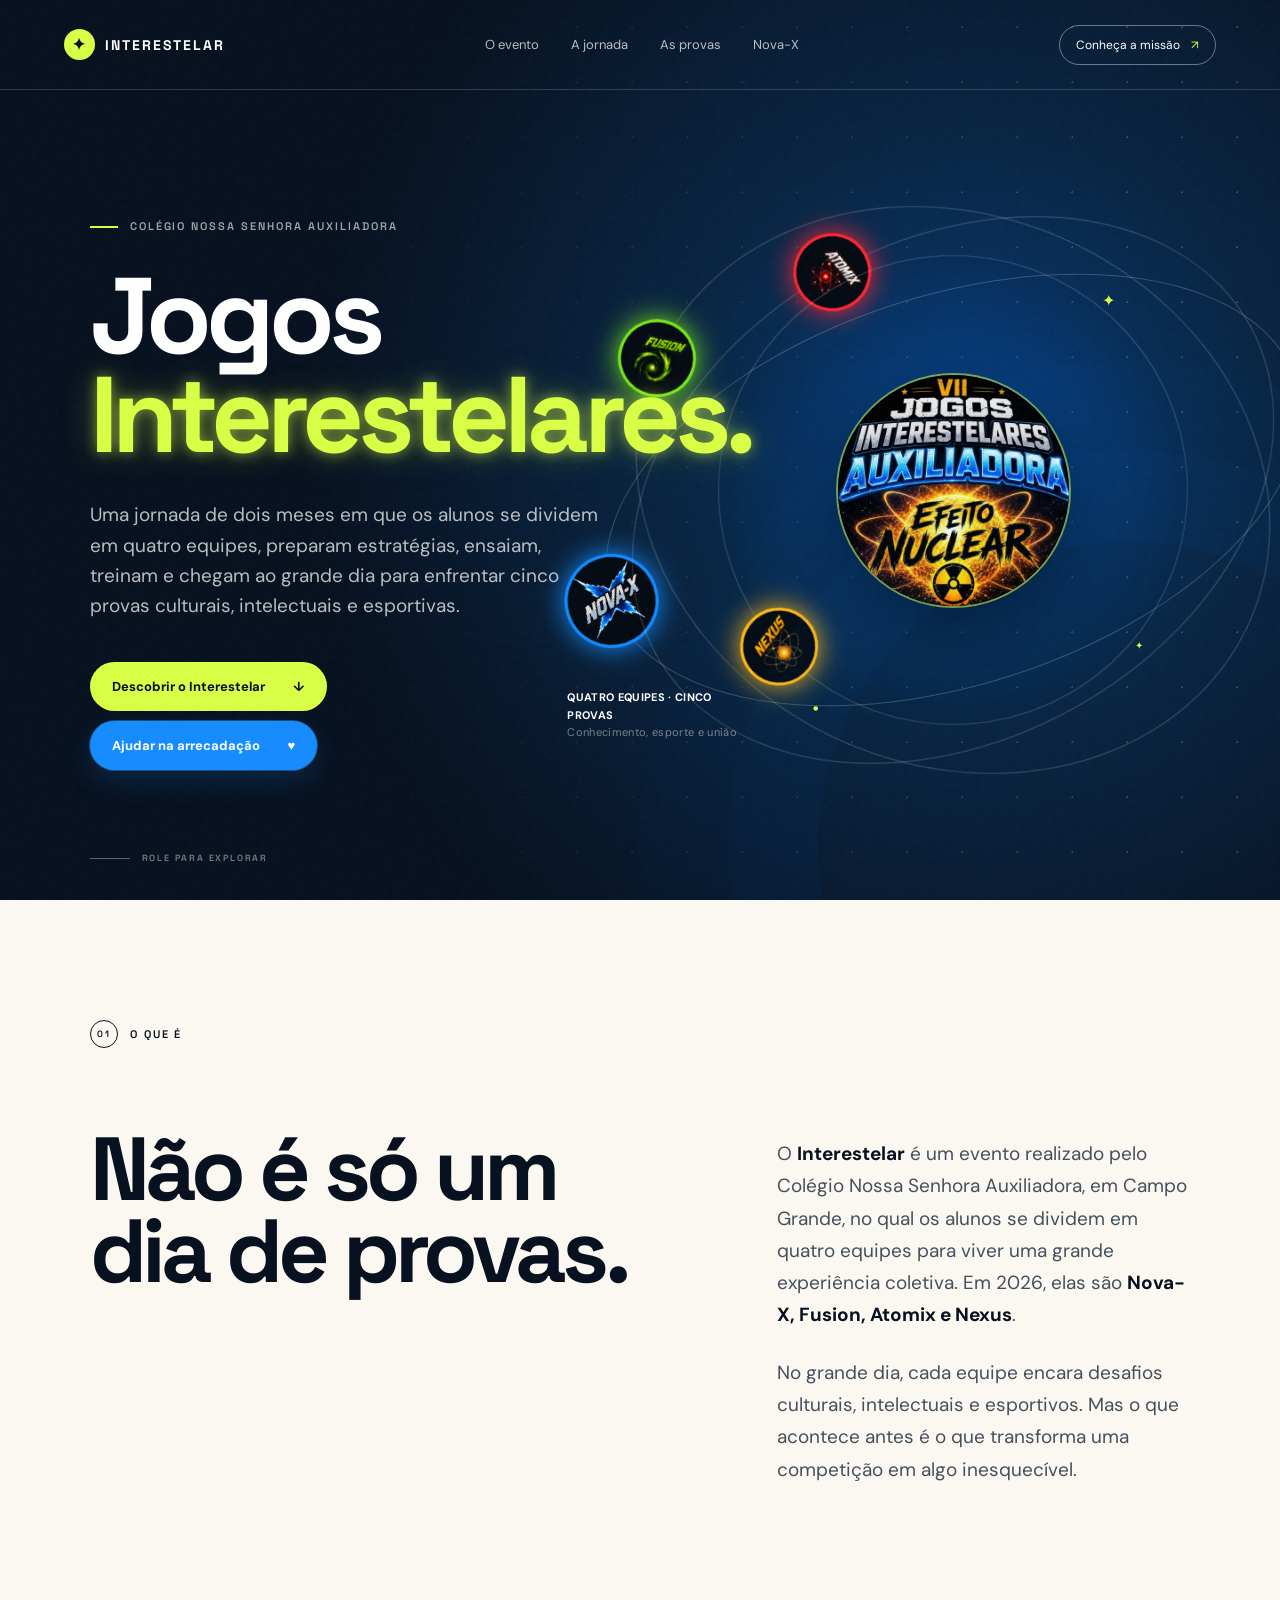
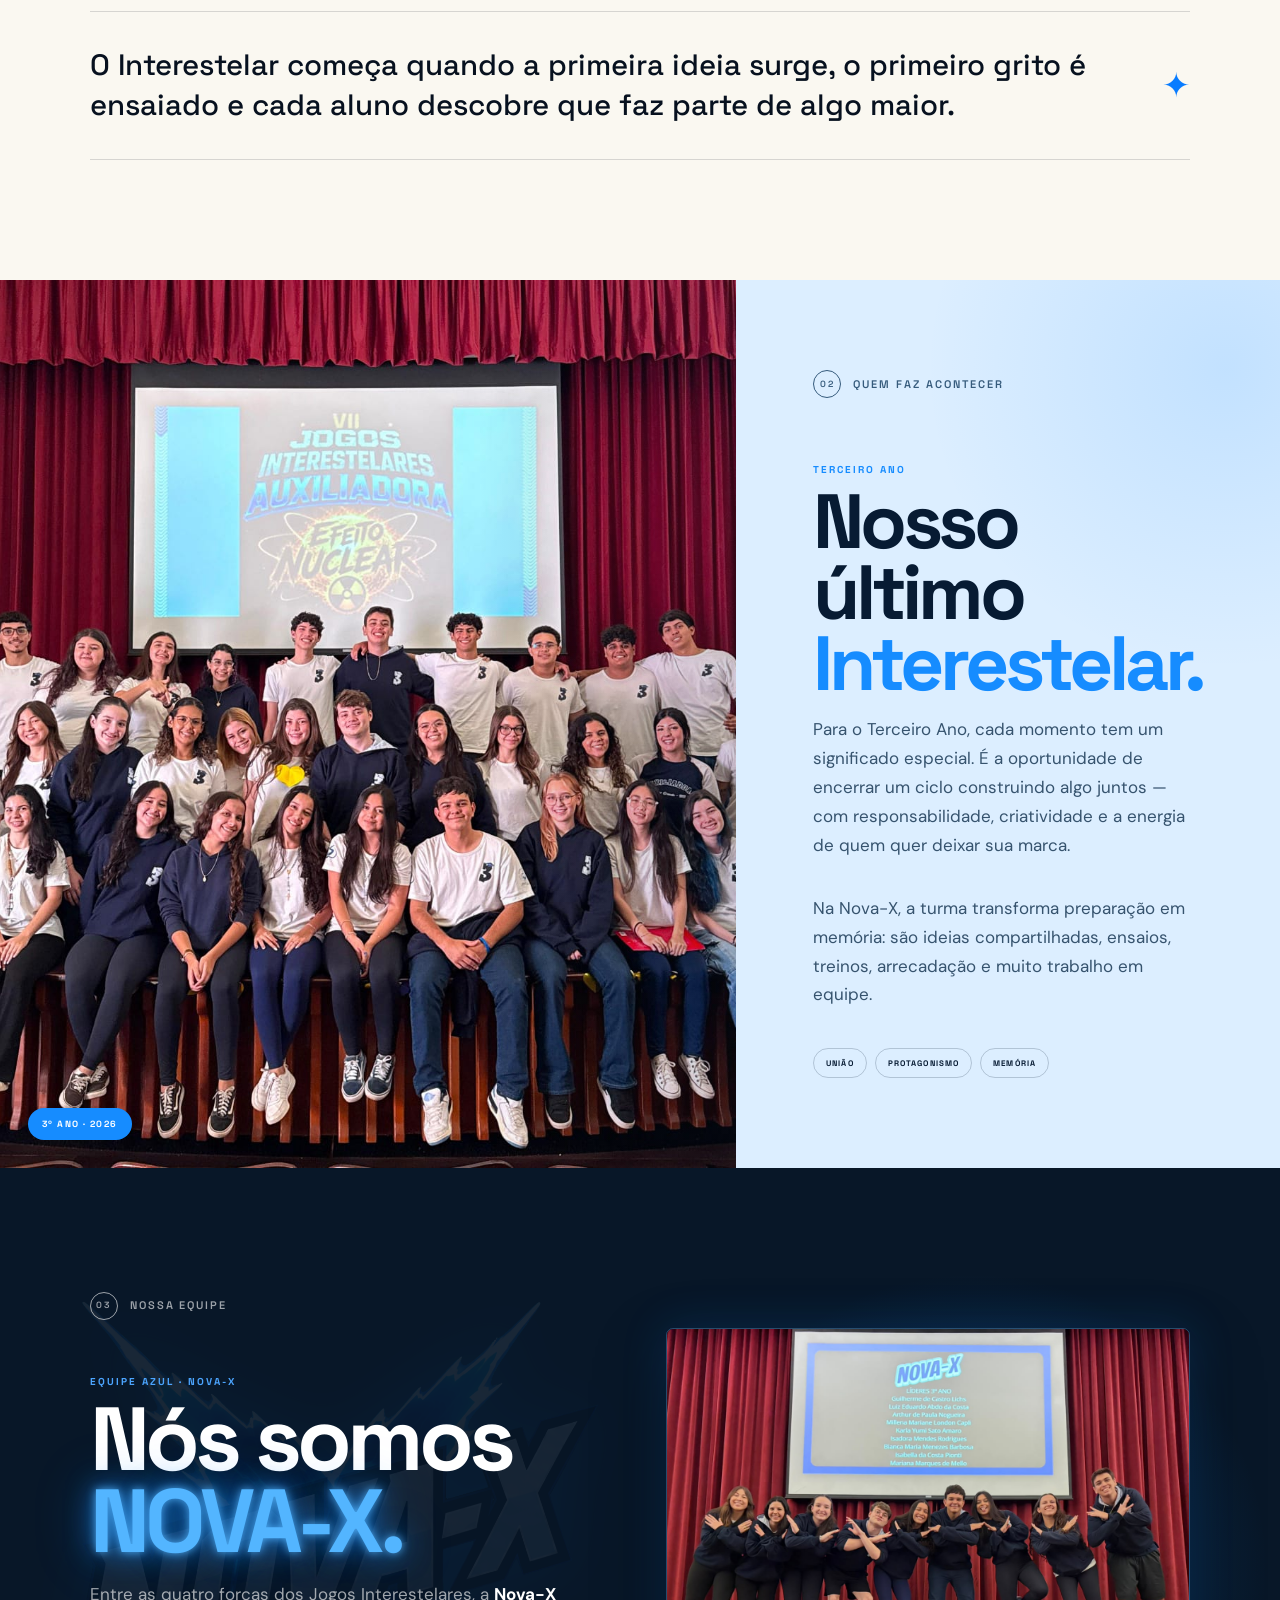
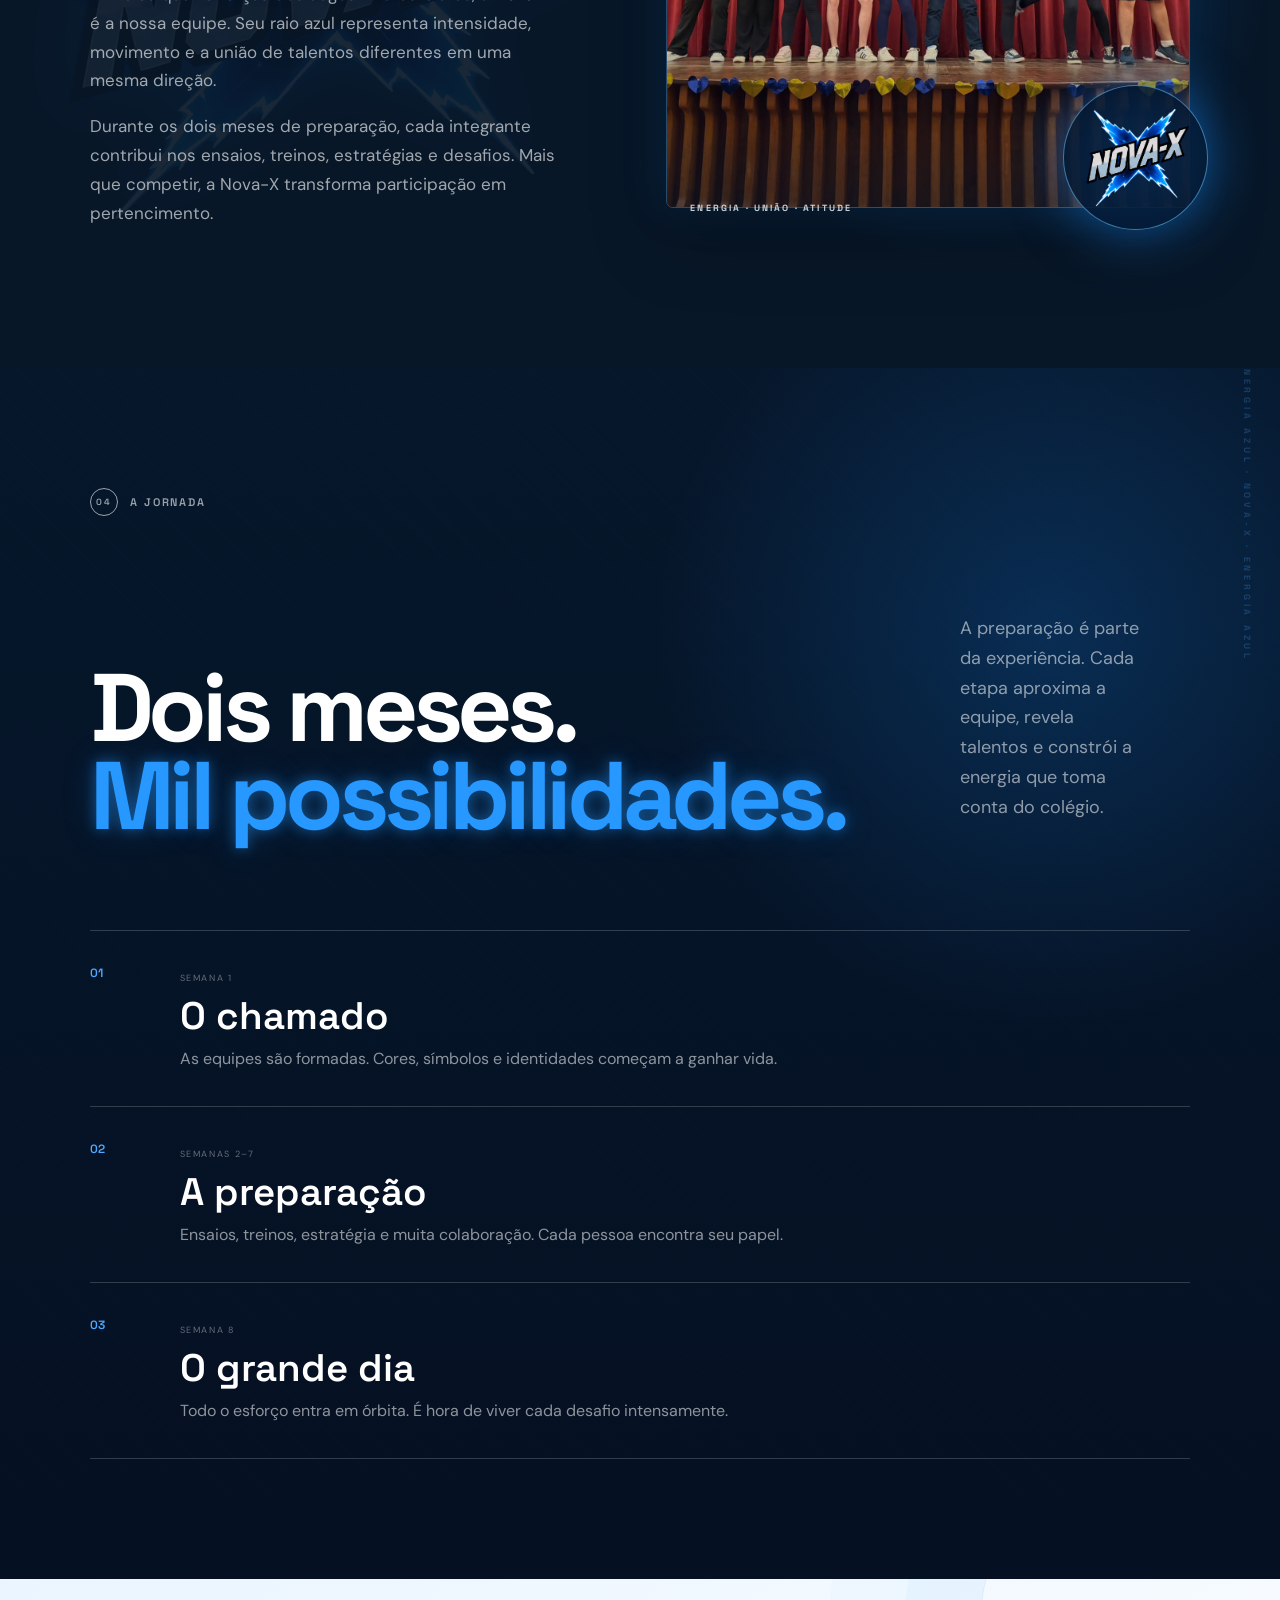
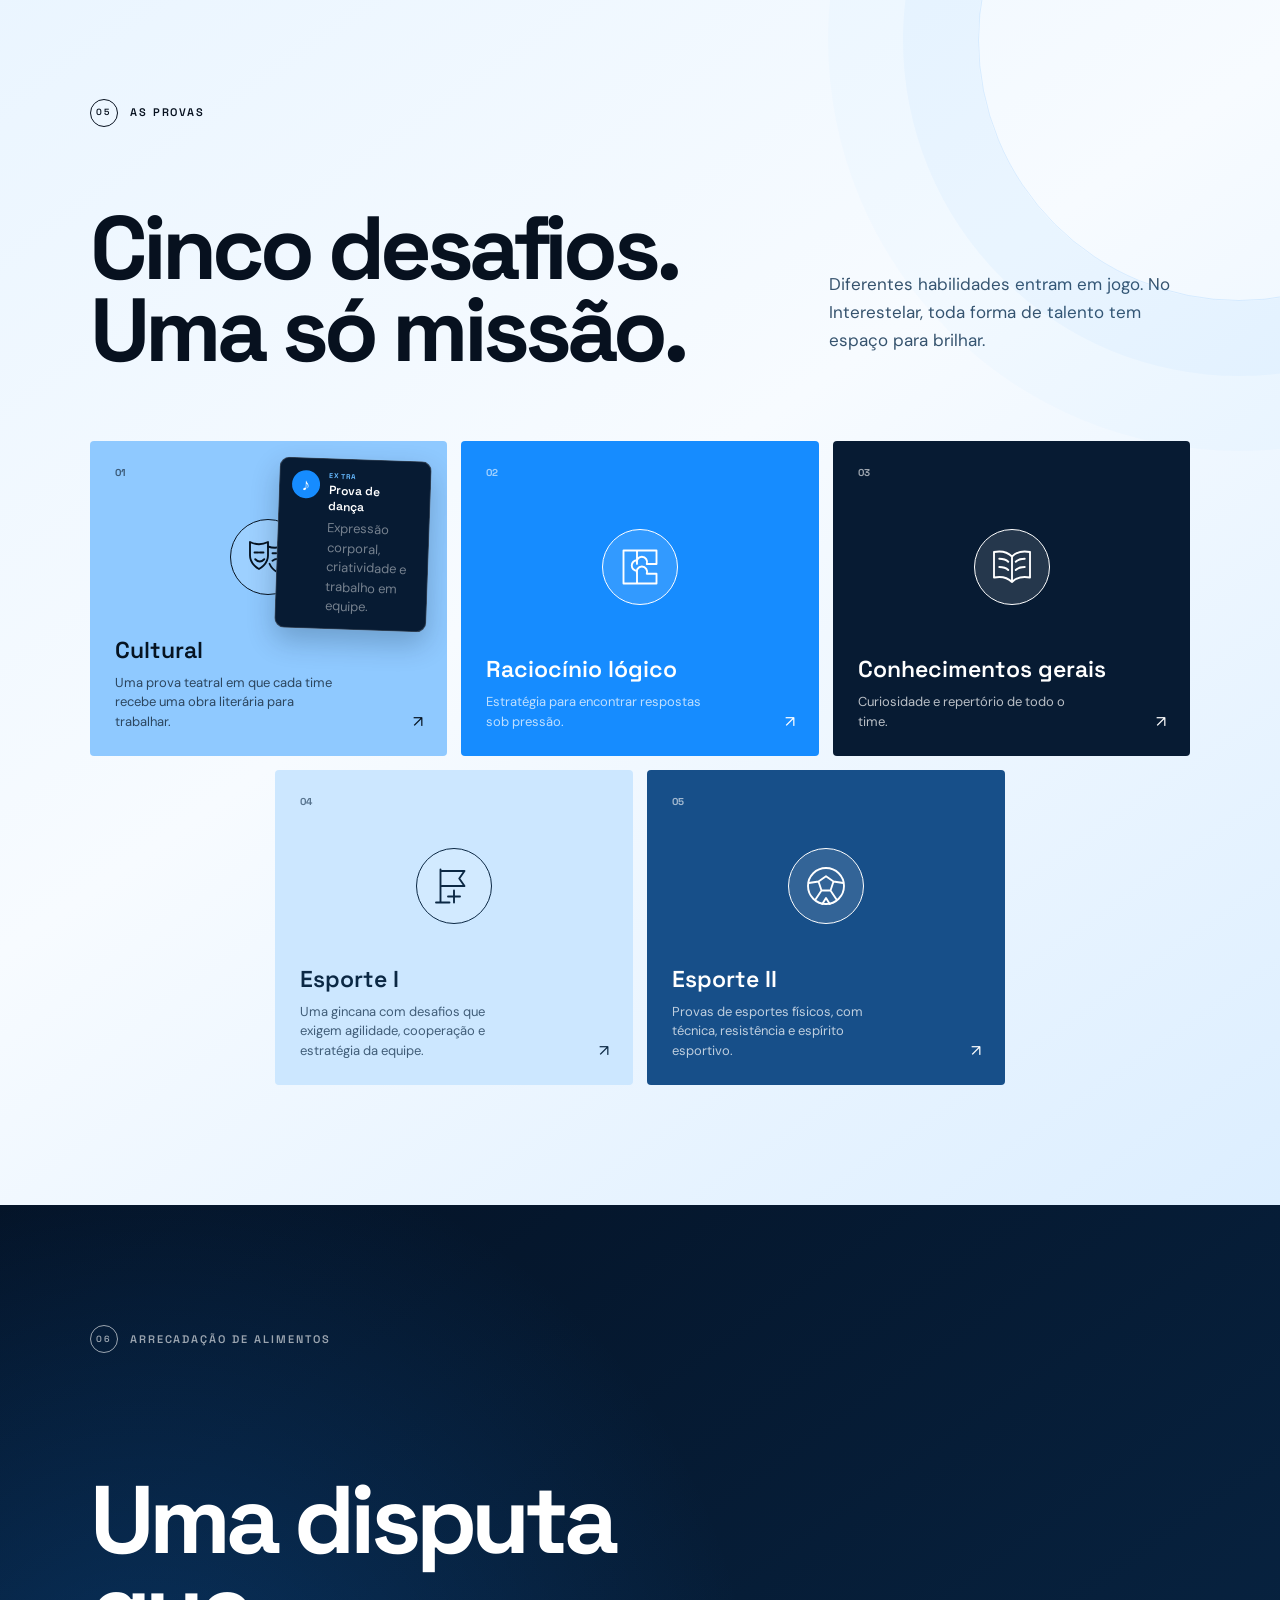
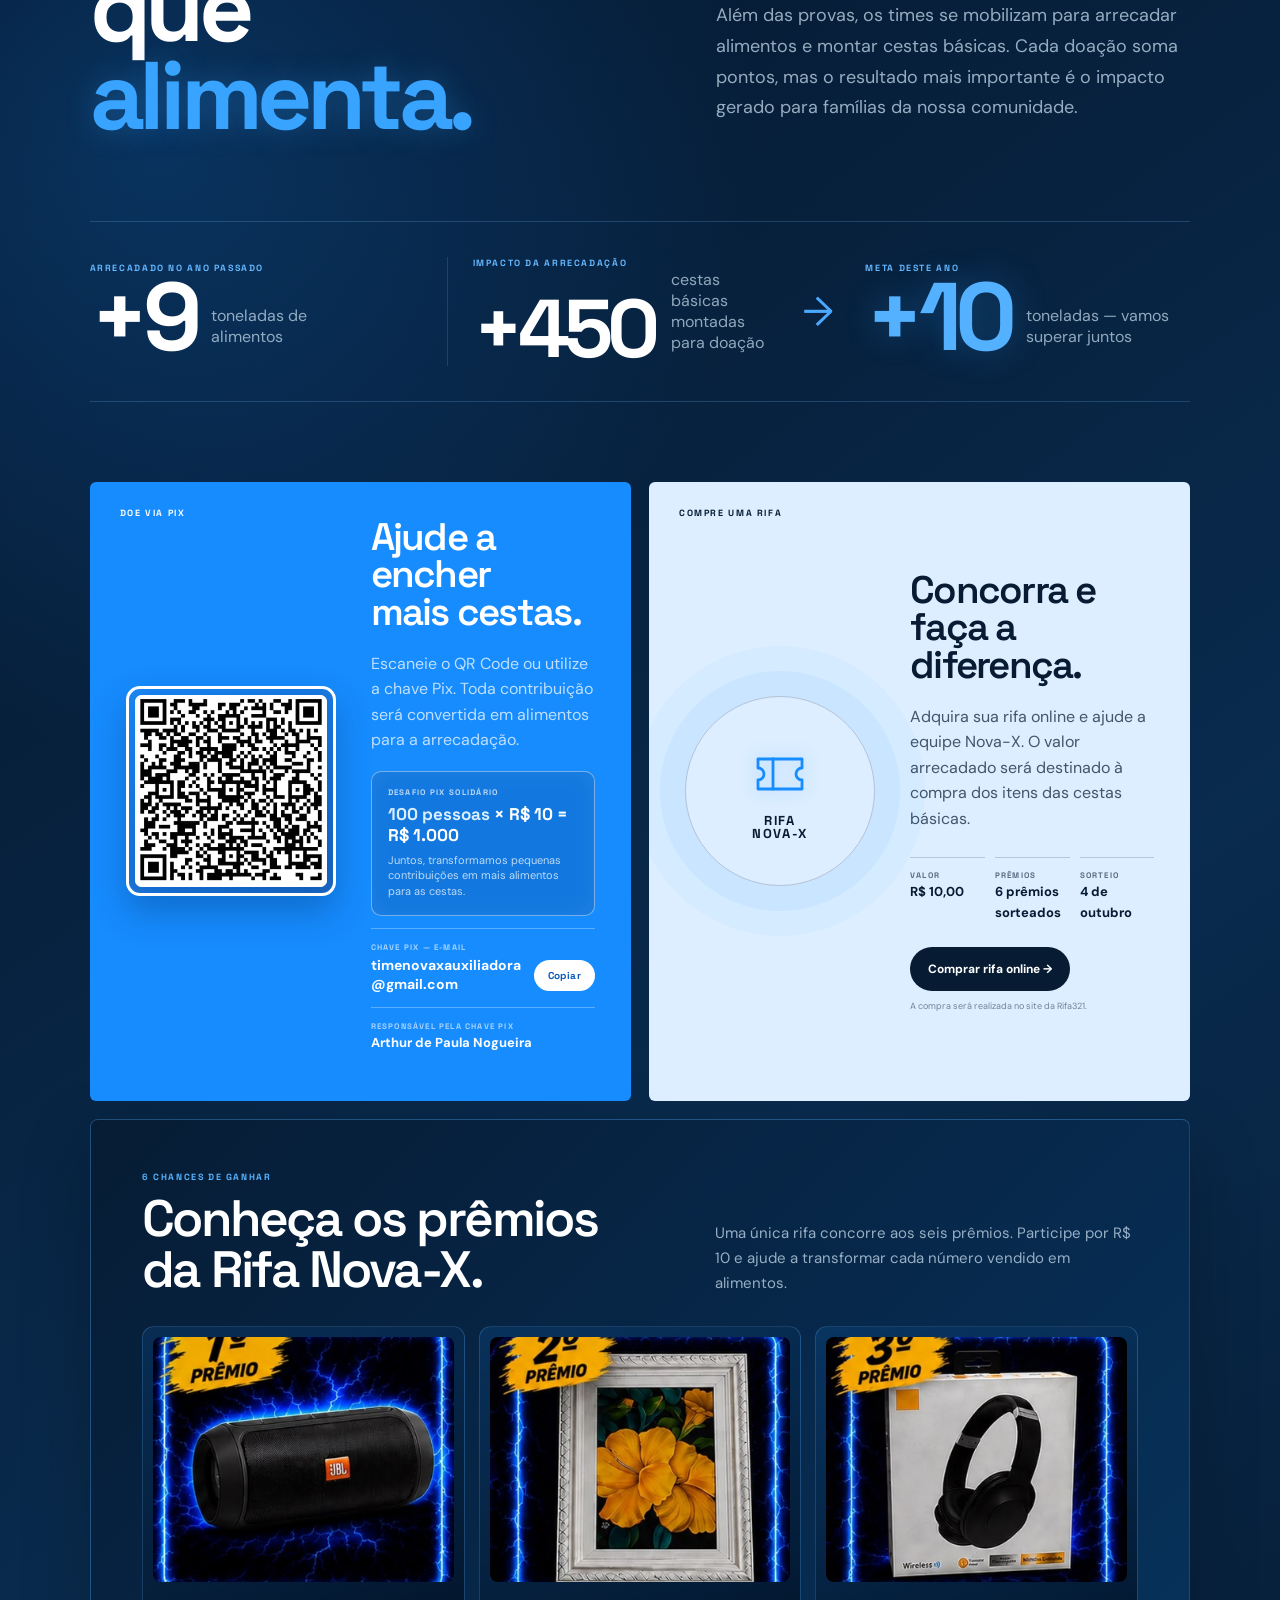
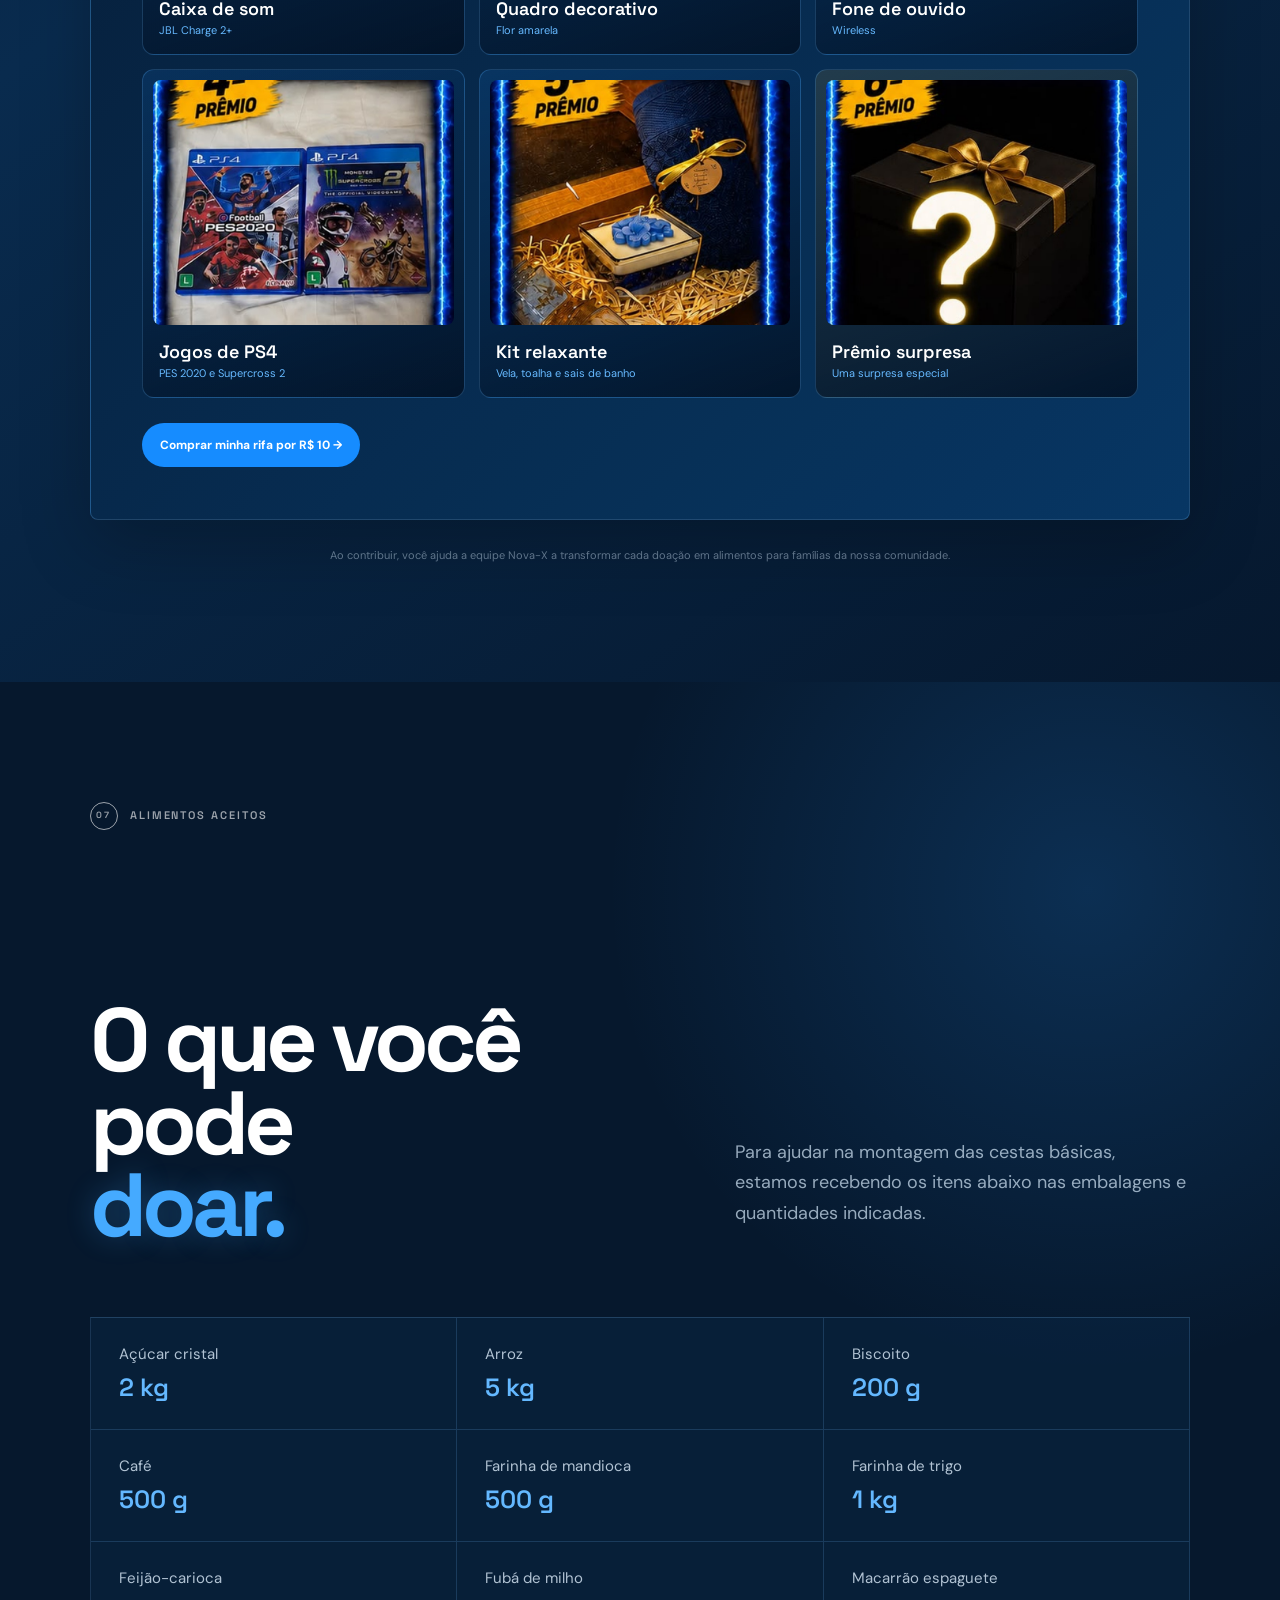
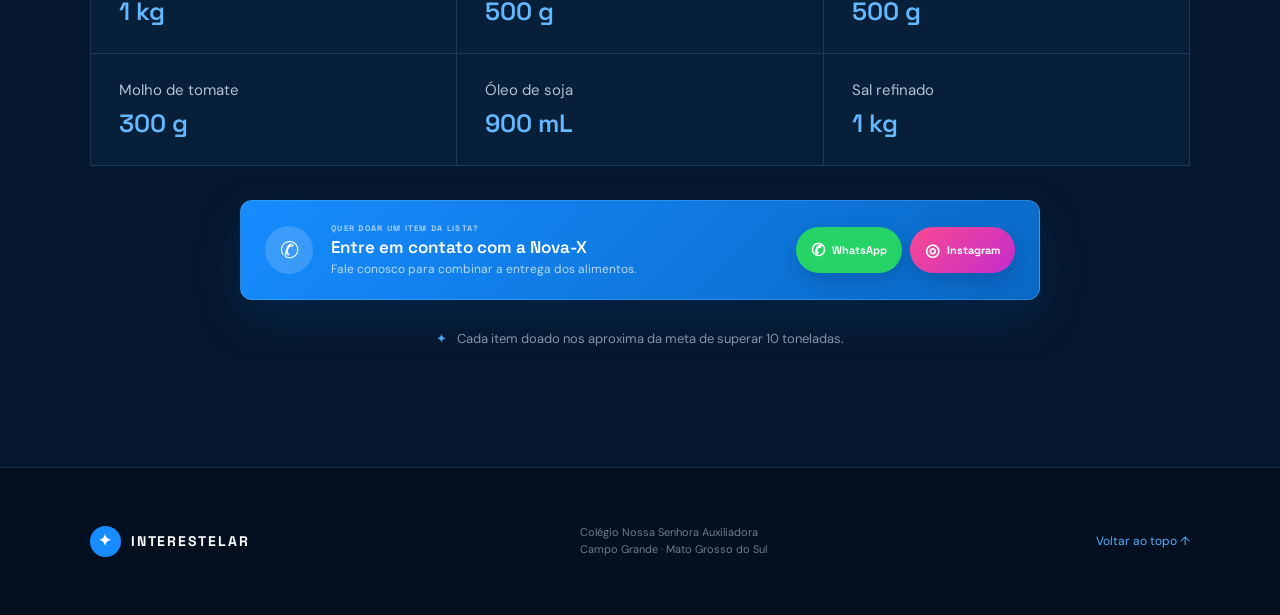
<file: index.html>
<!doctype html>
<html lang="pt-BR">
<head>
  <meta charset="UTF-8">
  <meta name="viewport" content="width=device-width, initial-scale=1.0">
  <meta name="theme-color" content="#07111f">
  <meta name="description" content="Conheça o Interestelar, a experiência que movimenta o Colégio Nossa Senhora Auxiliadora durante dois meses de preparação, união e desafios.">
  <meta property="og:type" content="website">
  <meta property="og:locale" content="pt_BR">
  <meta property="og:title" content="Interestelar — Mais que uma competição">
  <meta property="og:description" content="Conheça o Interestelar e acompanhe a equipe Nova-X nos Jogos Interestelares Auxiliadora.">
  <meta property="og:url" content="https://guilhermelichs-tech.github.io/interestelar/">
  <meta property="og:image" content="https://guilhermelichs-tech.github.io/interestelar/nova-x-share.png?v=20260814-39">
  <meta property="og:image:secure_url" content="https://guilhermelichs-tech.github.io/interestelar/nova-x-share.png?v=20260814-39">
  <meta property="og:image:type" content="image/png">
  <meta property="og:image:width" content="1254">
  <meta property="og:image:height" content="1254">
  <meta property="og:image:alt" content="Símbolo azul da equipe Nova-X">
  <meta name="twitter:card" content="summary">
  <meta name="twitter:title" content="Interestelar — Nova-X">
  <meta name="twitter:description" content="Conheça o Interestelar e acompanhe a equipe Nova-X.">
  <meta name="twitter:image" content="https://guilhermelichs-tech.github.io/interestelar/nova-x-share.png?v=20260814-39">
  <title>Interestelar — Mais que uma competição</title>
  <link rel="icon" type="image/png" href="nova-x-share.png?v=20260814-39">
  <link rel="apple-touch-icon" href="nova-x-share.png?v=20260814-39">
  <link rel="preconnect" href="https://fonts.googleapis.com">
  <link rel="preconnect" href="https://fonts.gstatic.com" crossorigin>
  <link href="https://fonts.googleapis.com/css2?family=DM+Sans:wght@400;500;600;700&family=Space+Grotesk:wght@500;600;700&display=swap" rel="stylesheet">
  <link rel="stylesheet" href="styles.css?v=20260818-46">
</head>
<body>
  <div class="noise" aria-hidden="true"></div>
  <header class="site-header">
    <a class="brand" href="#inicio" aria-label="Interestelar — início">
      <span class="brand-mark" aria-hidden="true">✦</span>
      <span>INTERESTELAR</span>
    </a>
    <nav aria-label="Navegação principal">
      <a href="#sobre">O evento</a>
      <a href="#jornada">A jornada</a>
      <a href="#provas">As provas</a>
      <a href="#nova-x">Nova-X</a>
    </nav>
    <a class="header-cta" href="#equipes">Conheça a missão <span>↗</span></a>
  </header>

  <main>
    <section class="hero" id="inicio">
      <div class="hero-copy reveal">
        <p class="eyebrow"><span></span> COLÉGIO NOSSA SENHORA AUXILIADORA</p>
        <h1>Jogos<br><em>Interestelares.</em></h1>
        <p class="hero-lead">Uma jornada de dois meses em que os alunos se dividem em quatro equipes, preparam estratégias, ensaiam, treinam e chegam ao grande dia para enfrentar cinco provas culturais, intelectuais e esportivas.</p>
        <div class="hero-actions">
          <div class="hero-buttons">
            <a class="button button-primary" href="#sobre">Descobrir o Interestelar <span>↓</span></a>
            <a class="button button-donation" href="#equipes">Ajudar na arrecadação <span>♥</span></a>
          </div>
          <p><strong>QUATRO EQUIPES · CINCO PROVAS</strong><br>Conhecimento, esporte e união</p>
        </div>
      </div>

      <div class="hero-visual reveal" aria-label="Logo dos VII Jogos Interestelares e símbolo da equipe Nova-X">
        <div class="logo-halo"></div>
        <div class="team-orbit-line orbit-a"><span class="orbit-team orbit-nova"><img src="nova-x-emblem.png" alt="Nova-X"></span></div>
        <div class="team-orbit-line orbit-b"><span class="orbit-team orbit-fusion"><img src="fusion-emblem.png" alt="Fusion"></span></div>
        <div class="team-orbit-line orbit-c"><span class="orbit-team orbit-atomix"><img src="atomix-emblem.png" alt="Atomix"></span></div>
        <div class="team-orbit-line orbit-d"><span class="orbit-team orbit-nexus"><img src="nexus-emblem.png" alt="Nexus"></span></div>
        <img class="official-logo" src="logo-interestelar-2026.png" alt="VII Jogos Interestelares Auxiliadora — Efeito Nuclear">
        <span class="spark spark-a">✦</span><span class="spark spark-b">·</span><span class="spark spark-c">✦</span>
      </div>

      <div class="scroll-note" aria-hidden="true"><span></span> ROLE PARA EXPLORAR</div>
    </section>

    <section class="intro section" id="sobre">
      <div class="section-kicker reveal"><span>01</span> O QUE É</div>
      <div class="intro-grid">
        <h2 class="reveal">Não é só um<br>dia de provas.</h2>
        <div class="intro-copy reveal">
          <p>O <strong>Interestelar</strong> é um evento realizado pelo Colégio Nossa Senhora Auxiliadora, em Campo Grande, no qual os alunos se dividem em quatro equipes para viver uma grande experiência coletiva. Em 2026, elas são <strong>Nova-X, Fusion, Atomix e Nexus</strong>.</p>
          <p>No grande dia, cada equipe encara desafios culturais, intelectuais e esportivos. Mas o que acontece antes é o que transforma uma competição em algo inesquecível.</p>
        </div>
      </div>
      <div class="manifesto reveal">
        <p>O Interestelar começa quando a primeira ideia surge, o primeiro grito é ensaiado e cada aluno descobre que faz parte de algo maior.</p>
        <span>✦</span>
      </div>
    </section>

    <section class="senior-class" id="terceiro-ano">
      <div class="class-photo reveal">
        <img src="terceiro-ano-interestelar.png" alt="Turma do Terceiro Ano reunida no lançamento dos VII Jogos Interestelares">
        <span class="photo-index">3º ANO · 2026</span>
      </div>
      <div class="class-copy reveal">
        <div class="section-kicker"><span>02</span> QUEM FAZ ACONTECER</div>
        <p class="class-label">TERCEIRO ANO</p>
        <h2>Nosso último<br><em>Interestelar.</em></h2>
        <p>Para o Terceiro Ano, cada momento tem um significado especial. É a oportunidade de encerrar um ciclo construindo algo juntos — com responsabilidade, criatividade e a energia de quem quer deixar sua marca.</p>
        <p>Na Nova-X, a turma transforma preparação em memória: são ideias compartilhadas, ensaios, treinos, arrecadação e muito trabalho em equipe.</p>
        <div class="class-values"><span>UNIÃO</span><span>PROTAGONISMO</span><span>MEMÓRIA</span></div>
      </div>
    </section>

    <section class="nova-feature section" id="nova-x">
      <div class="nova-feature-copy reveal">
        <div class="section-kicker light"><span>03</span> NOSSA EQUIPE</div>
        <p class="nova-label">EQUIPE AZUL · NOVA-X</p>
        <h2>Nós somos<br><em>NOVA-X.</em></h2>
        <p>Entre as quatro forças dos Jogos Interestelares, a <strong>Nova-X</strong> é a nossa equipe. Seu raio azul representa intensidade, movimento e a união de talentos diferentes em uma mesma direção.</p>
        <p>Durante os dois meses de preparação, cada integrante contribui nos ensaios, treinos, estratégias e desafios. Mais que competir, a Nova-X transforma participação em pertencimento.</p>
      </div>
      <div class="nova-feature-art reveal" aria-label="Líderes da equipe Nova-X">
        <div class="nova-team-photo">
          <img src="nova-x-lideres.png" alt="Líderes do Terceiro Ano da equipe Nova-X reunidos no palco">
        </div>
        <img class="nova-photo-emblem" src="nova-x-emblem.png" alt="Emblema da Nova-X">
        <span>ENERGIA · UNIÃO · ATITUDE</span>
      </div>
    </section>

    <section class="journey section" id="jornada">
      <div class="section-kicker light reveal"><span>04</span> A JORNADA</div>
      <div class="journey-head reveal">
        <h2>Dois meses.<br><em>Mil possibilidades.</em></h2>
        <p>A preparação é parte da experiência. Cada etapa aproxima a equipe, revela talentos e constrói a energia que toma conta do colégio.</p>
      </div>
      <div class="timeline reveal">
        <article>
          <span class="timeline-number">01</span>
          <div><small>SEMANA 1</small><h3>O chamado</h3><p>As equipes são formadas. Cores, símbolos e identidades começam a ganhar vida.</p></div>
        </article>
        <article>
          <span class="timeline-number">02</span>
          <div><small>SEMANAS 2–7</small><h3>A preparação</h3><p>Ensaios, treinos, estratégia e muita colaboração. Cada pessoa encontra seu papel.</p></div>
        </article>
        <article>
          <span class="timeline-number">03</span>
          <div><small>SEMANA 8</small><h3>O grande dia</h3><p>Todo o esforço entra em órbita. É hora de viver cada desafio intensamente.</p></div>
        </article>
      </div>
    </section>

    <section class="challenges section" id="provas">
      <div class="section-kicker reveal"><span>05</span> AS PROVAS</div>
      <div class="challenges-head reveal">
        <h2>Cinco desafios.<br>Uma só missão.</h2>
        <p>Diferentes habilidades entram em jogo. No Interestelar, toda forma de talento tem espaço para brilhar.</p>
      </div>
      <div class="challenge-grid">
        <article class="challenge-card card-cultural reveal"><span class="card-index">01</span><div class="dance-pop"><span aria-hidden="true">♪</span><div><small>EXTRA</small><strong>Prova de dança</strong><p>Expressão corporal, criatividade e trabalho em equipe.</p></div></div><div class="card-icon" aria-hidden="true"><svg viewBox="0 0 64 64"><path d="M8 12c8 4 16 4 24 0v18c0 12-12 18-12 18S8 42 8 30V12Z"/><path d="M32 18c8 3 16 2 24-2v18c0 12-12 18-12 18s-7-4-10-11"/><path d="M14 26h5m7 0h-5m-6 9c4 4 8 4 12 0m11-8h5m7-2h-5m-7 12c4-3 8-3 12 0"/></svg></div><h3>Cultural</h3><p>Uma prova teatral em que cada time recebe uma obra literária para trabalhar.</p><span class="card-arrow">↗</span></article>
        <article class="challenge-card card-logic reveal"><span class="card-index">02</span><div class="card-icon" aria-hidden="true"><svg viewBox="0 0 64 64"><path d="M10 10h18v13a7 7 0 1 0 0 14v17H10V10Zm18 0h26v18H41a7 7 0 1 0-13 0V10Zm0 44V41a7 7 0 1 1 13 0h13v13H28Z"/></svg></div><h3>Raciocínio lógico</h3><p>Estratégia para encontrar respostas sob pressão.</p><span class="card-arrow">↗</span></article>
        <article class="challenge-card card-knowledge reveal"><span class="card-index">03</span><div class="card-icon" aria-hidden="true"><svg viewBox="0 0 64 64"><path d="M8 12c10-2 18 0 24 6v34c-6-6-14-8-24-6V12Zm48 0c-10-2-18 0-24 6v34c6-6 14-8 24-6V12Z"/><path d="M15 21c5 0 9 1 12 4m-12 7c5 0 9 1 12 4m22-15c-5 0-9 1-12 4m12 7c-5 0-9 1-12 4"/></svg></div><h3>Conhecimentos gerais</h3><p>Curiosidade e repertório de todo o time.</p><span class="card-arrow">↗</span></article>
        <article class="challenge-card card-sport reveal"><span class="card-index">04</span><div class="card-icon" aria-hidden="true"><svg viewBox="0 0 64 64"><path d="M14 54V10m2 2h30l-7 10 7 10H16M8 54h18"/><path d="M32 38v16m-8-8h16"/></svg></div><h3>Esporte I</h3><p>Uma gincana com desafios que exigem agilidade, cooperação e estratégia da equipe.</p><span class="card-arrow">↗</span></article>
        <article class="challenge-card card-sport-two reveal"><span class="card-index">05</span><div class="card-icon" aria-hidden="true"><svg viewBox="0 0 64 64"><circle cx="32" cy="32" r="24"/><path d="m32 19 10 7-4 12H26l-4-12 10-7Zm-23 9 13-2m20 0 13 2M18 50l8-12m20 12-8-12M27 56l5-8 5 8"/></svg></div><h3>Esporte II</h3><p>Provas de esportes físicos, com técnica, resistência e espírito esportivo.</p><span class="card-arrow">↗</span></article>
      </div>
    </section>

    <section class="donation section" id="equipes">
      <div class="donation-intro reveal">
        <div class="section-kicker light"><span>06</span> ARRECADAÇÃO DE ALIMENTOS</div>
        <h2>Uma disputa<br>que <em>alimenta.</em></h2>
        <p>Além das provas, os times se mobilizam para arrecadar alimentos e montar cestas básicas. Cada doação soma pontos, mas o resultado mais importante é o impacto gerado para famílias da nossa comunidade.</p>
      </div>
      <div class="impact-numbers reveal">
        <article><small>ARRECADADO NO ANO PASSADO</small><strong>+9</strong><span>toneladas de alimentos</span></article>
        <article class="basket-stat"><small>IMPACTO DA ARRECADAÇÃO</small><strong>+450</strong><span>cestas básicas montadas para doação</span></article>
        <div class="impact-arrow">→</div>
        <article class="goal-card"><small>META DESTE ANO</small><strong>+10</strong><span>toneladas — vamos superar juntos</span></article>
      </div>
      <div class="donation-actions">
        <article class="donate-card reveal">
          <div class="action-tag">DOE VIA PIX</div>
          <div class="qr-code-frame" aria-label="QR Code Pix da equipe Nova-X"><div class="qr-code-inner"><img src="qr-code-pix.png?v=20260814-37" alt="QR Code Pix para contribuir com a arrecadação da equipe Nova-X"></div></div>
          <div class="action-copy"><h3>Ajude a encher<br>mais cestas.</h3><p>Escaneie o QR Code ou utilize a chave Pix. Toda contribuição será convertida em alimentos para a arrecadação.</p><div class="pix-solidarity"><small>DESAFIO PIX SOLIDÁRIO</small><strong><span>100 pessoas</span> × R$ 10 = R$ 1.000</strong><p>Juntos, transformamos pequenas contribuições em mais alimentos para as cestas.</p></div><div class="data-placeholder pix-key"><small>CHAVE PIX — E-MAIL</small><div class="pix-key-row"><strong>timenovaxauxiliadora@gmail.com</strong><button class="copy-pix-button" type="button" data-pix="timenovaxauxiliadora@gmail.com" aria-label="Copiar chave Pix">Copiar</button></div></div><div class="data-placeholder"><small>RESPONSÁVEL PELA CHAVE PIX</small><strong>Arthur de Paula Nogueira</strong></div></div>
        </article>
        <article class="raffle-card reveal">
          <div class="action-tag">COMPRE UMA RIFA</div>
          <div class="raffle-symbol" aria-label="Ticket da rifa Nova-X"><svg viewBox="0 0 64 64" aria-hidden="true"><path d="M10 17h44v9a6 6 0 0 0 0 12v9H10v-9a6 6 0 0 0 0-12v-9Z"/><path d="M25 17v30m0-23v5m0 6v5"/></svg><span>RIFA<br>NOVA-X</span></div>
          <div class="action-copy"><h3>Concorra e<br>faça a diferença.</h3><p>Adquira sua rifa online e ajude a equipe Nova-X. O valor arrecadado será destinado à compra dos itens das cestas básicas.</p><div class="raffle-details"><div><small>VALOR</small><strong>R$ 10,00</strong></div><div><small>PRÊMIOS</small><strong>6 prêmios sorteados</strong></div><div><small>SORTEIO</small><strong>4 de outubro</strong></div></div><a class="raffle-button" href="https://app.rifa321.com/s/suElH3eg" target="_blank" rel="noopener noreferrer">Comprar rifa online →</a><small class="raffle-link-note">A compra será realizada no site da Rifa321.</small></div>
        </article>
      </div>
      <div class="raffle-prizes-showcase reveal" aria-labelledby="raffle-prizes-title">
        <div class="raffle-prizes-heading">
          <span>6 CHANCES DE GANHAR</span>
          <h3 id="raffle-prizes-title">Conheça os prêmios<br>da Rifa Nova-X.</h3>
          <p>Uma única rifa concorre aos seis prêmios. Participe por R$ 10 e ajude a transformar cada número vendido em alimentos.</p>
        </div>
        <div class="raffle-prizes-grid">
          <article class="prize-card"><div class="prize-art"><img src="rifa-premio-1.jpg?v=20260818-45" alt="Caixa de som JBL Charge 2+"></div><h4>Caixa de som</h4><p>JBL Charge 2+</p></article>
          <article class="prize-card"><div class="prize-art"><img src="rifa-premio-2.jpg?v=20260818-45" alt="Quadro decorativo com flores amarelas"></div><h4>Quadro decorativo</h4><p>Flor amarela</p></article>
          <article class="prize-card"><div class="prize-art"><img src="rifa-premio-3.jpg?v=20260818-45" alt="Fone de ouvido sem fio"></div><h4>Fone de ouvido</h4><p>Wireless</p></article>
          <article class="prize-card"><div class="prize-art"><img src="rifa-premio-4.jpg?v=20260818-45" alt="Jogos PES 2020 e Supercross 2 para PlayStation 4"></div><h4>Jogos de PS4</h4><p>PES 2020 e Supercross 2</p></article>
          <article class="prize-card"><div class="prize-art"><img src="rifa-premio-5.jpg?v=20260818-45" alt="Kit relaxante com vela aromática, toalha e sais de banho"></div><h4>Kit relaxante</h4><p>Vela, toalha e sais de banho</p></article>
          <article class="prize-card prize-card-mystery"><div class="prize-art"><img src="rifa-premio-6.jpg?v=20260818-45" alt="Caixa representando um prêmio surpresa"></div><h4>Prêmio surpresa</h4><p>Uma surpresa especial</p></article>
        </div>
        <a class="raffle-button raffle-prizes-button" href="https://app.rifa321.com/s/suElH3eg" target="_blank" rel="noopener noreferrer">Comprar minha rifa por R$ 10 →</a>
      </div>
      <p class="donation-note reveal">Ao contribuir, você ajuda a equipe Nova-X a transformar cada doação em alimentos para famílias da nossa comunidade.</p>
    </section>

    <section class="accepted-foods section" id="alimentos-aceitos">
      <div class="foods-heading reveal">
        <div class="section-kicker light"><span>07</span> ALIMENTOS ACEITOS</div>
        <h2>O que você pode<br><em>doar.</em></h2>
        <p>Para ajudar na montagem das cestas básicas, estamos recebendo os itens abaixo nas embalagens e quantidades indicadas.</p>
      </div>
      <div class="foods-list reveal" aria-label="Lista de alimentos aceitos para doação">
        <div><span>Açúcar cristal</span><strong>2 kg</strong></div>
        <div><span>Arroz</span><strong>5 kg</strong></div>
        <div><span>Biscoito</span><strong>200 g</strong></div>
        <div><span>Café</span><strong>500 g</strong></div>
        <div><span>Farinha de mandioca</span><strong>500 g</strong></div>
        <div><span>Farinha de trigo</span><strong>1 kg</strong></div>
        <div><span>Feijão-carioca</span><strong>1 kg</strong></div>
        <div><span>Fubá de milho</span><strong>500 g</strong></div>
        <div><span>Macarrão espaguete</span><strong>500 g</strong></div>
        <div><span>Molho de tomate</span><strong>300 g</strong></div>
        <div><span>Óleo de soja</span><strong>900 mL</strong></div>
        <div><span>Sal refinado</span><strong>1 kg</strong></div>
      </div>
      <aside class="food-contact-pop reveal" aria-label="Contato para doação de alimentos">
        <span class="contact-icon" aria-hidden="true">✆</span>
        <div>
          <small>QUER DOAR UM ITEM DA LISTA?</small>
          <strong>Entre em contato com a Nova-X</strong>
          <p>Fale conosco para combinar a entrega dos alimentos.</p>
        </div>
        <div class="food-contact-buttons">
          <a class="contact-button contact-whatsapp" href="https://wa.me/5567992471088?text=Ol%C3%A1%21%20Gostaria%20de%20combinar%20a%20entrega%20de%20alimentos%20para%20a%20arrecada%C3%A7%C3%A3o%20da%20equipe%20Nova-X." target="_blank" rel="noopener"><span>✆</span> WhatsApp</a>
          <a class="contact-button contact-instagram" href="https://www.instagram.com/time.novax/" target="_blank" rel="noopener"><span>◎</span> Instagram</a>
        </div>
      </aside>
      <p class="foods-note reveal"><span>✦</span> Cada item doado nos aproxima da meta de superar 10 toneladas.</p>
    </section>
  </main>

  <footer>
    <a class="brand" href="#inicio"><span class="brand-mark">✦</span><span>INTERESTELAR</span></a>
    <p>Colégio Nossa Senhora Auxiliadora<br>Campo Grande · Mato Grosso do Sul</p>
    <a href="#inicio">Voltar ao topo ↑</a>
  </footer>

  <script src="script.js?v=20260814-5"></script>
</body>
</html>
</file>
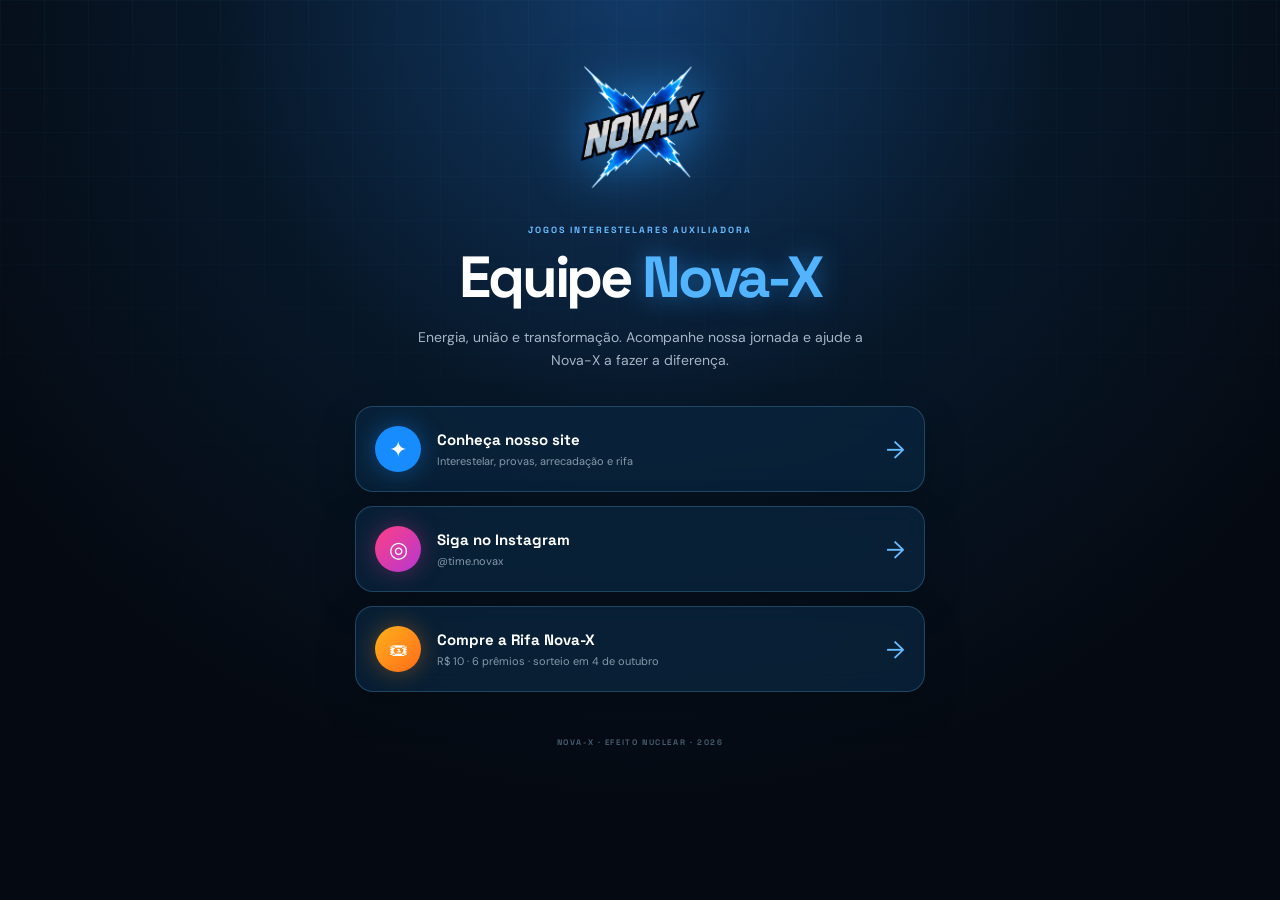
<file: l/index.html>
<!doctype html>
<html lang="pt-BR">
<head>
  <meta charset="UTF-8">
  <meta name="viewport" content="width=device-width, initial-scale=1.0">
  <meta name="theme-color" content="#07111f">
  <meta name="description" content="Links oficiais da equipe Nova-X.">
  <meta property="og:type" content="website">
  <meta property="og:locale" content="pt_BR">
  <meta property="og:title" content="Nova-X — Links oficiais">
  <meta property="og:description" content="Site, Instagram e rifa da equipe Nova-X.">
  <meta property="og:url" content="https://nova-x-web.github.io/interestelar/l/">
  <meta property="og:image" content="https://nova-x-web.github.io/interestelar/nova-x-share.png?v=20260815-43">
  <meta property="og:image:secure_url" content="https://nova-x-web.github.io/interestelar/nova-x-share.png?v=20260815-43">
  <meta property="og:image:type" content="image/png">
  <meta property="og:image:width" content="1254">
  <meta property="og:image:height" content="1254">
  <meta name="twitter:card" content="summary">
  <meta name="twitter:image" content="https://nova-x-web.github.io/interestelar/nova-x-share.png?v=20260815-43">
  <meta http-equiv="refresh" content="0; url=../links.html">
  <link rel="canonical" href="https://nova-x-web.github.io/interestelar/links.html">
  <link rel="icon" type="image/png" href="../nova-x-share.png?v=20260815-43">
  <title>Nova-X — Links oficiais</title>
</head>
<body>
  <p>Redirecionando para os links da Nova-X…</p>
  <script>window.location.replace('../links.html');</script>
</body>
</html>
</file>
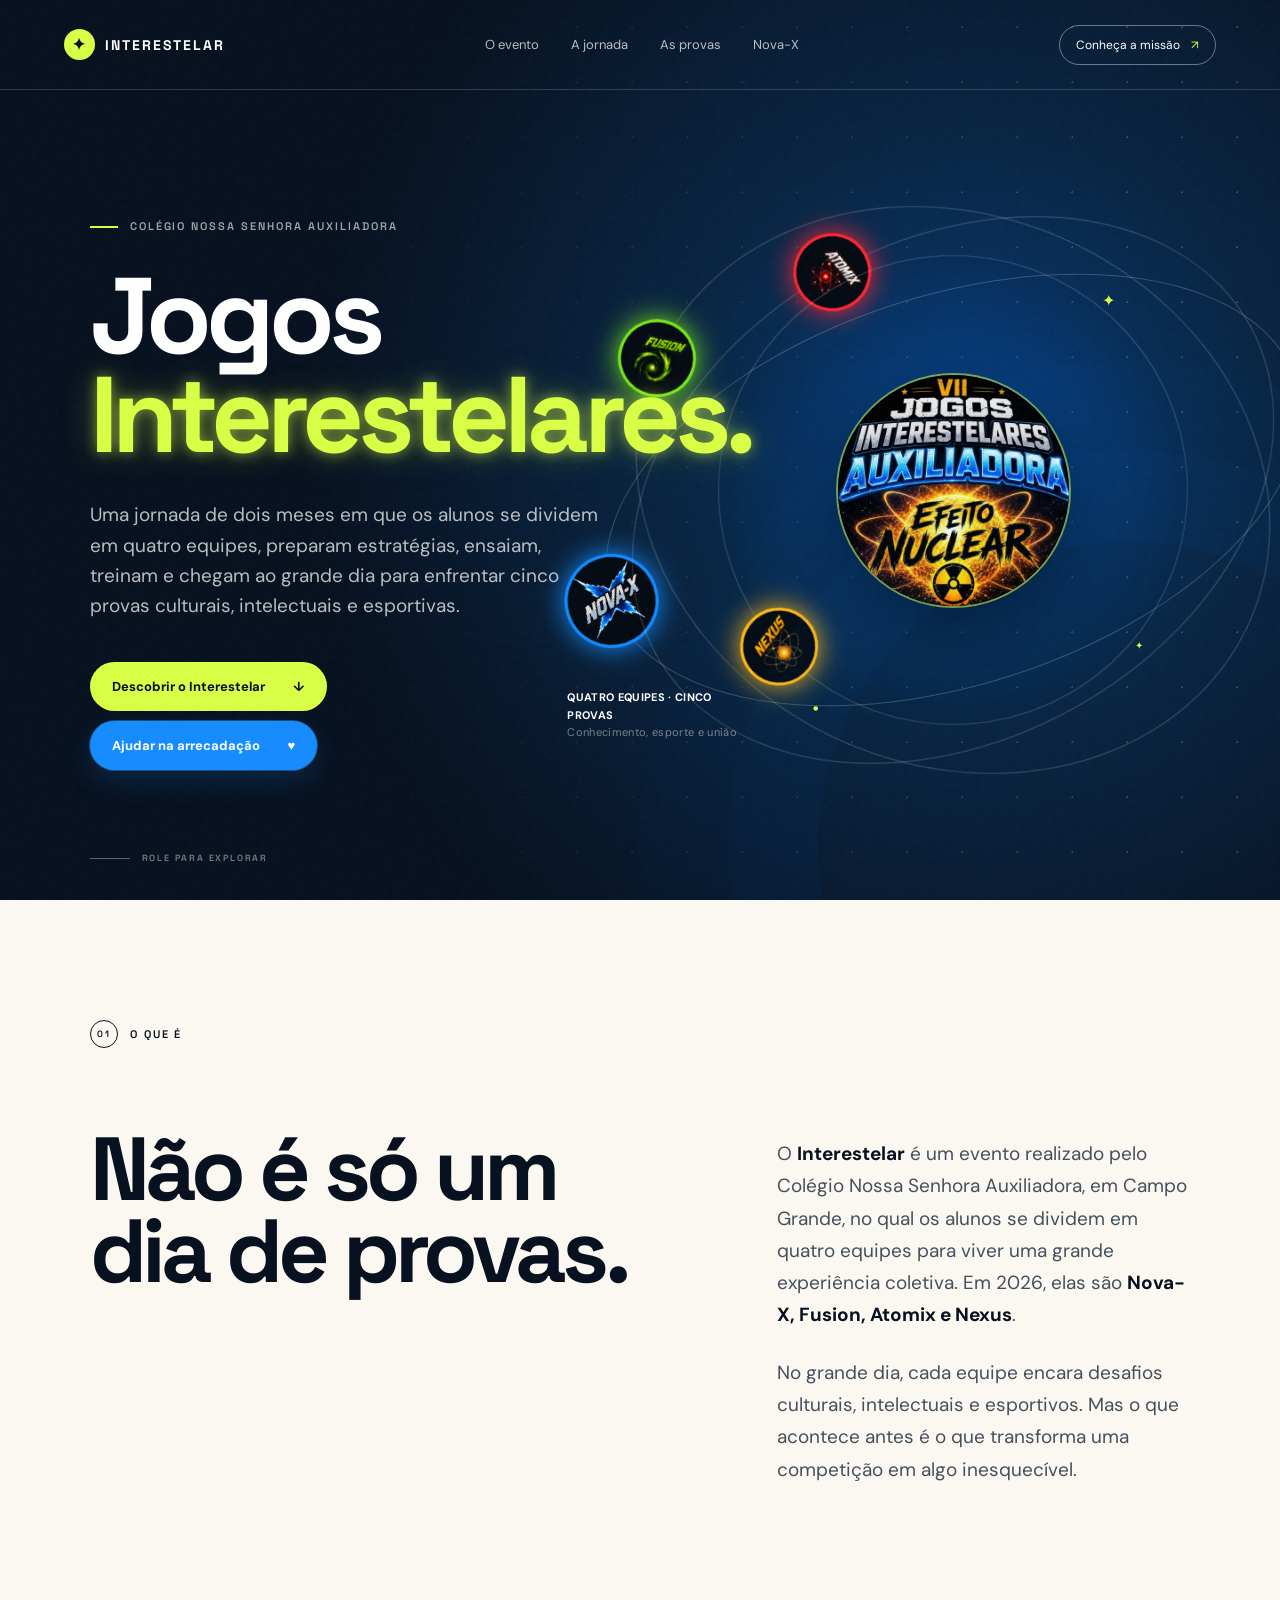
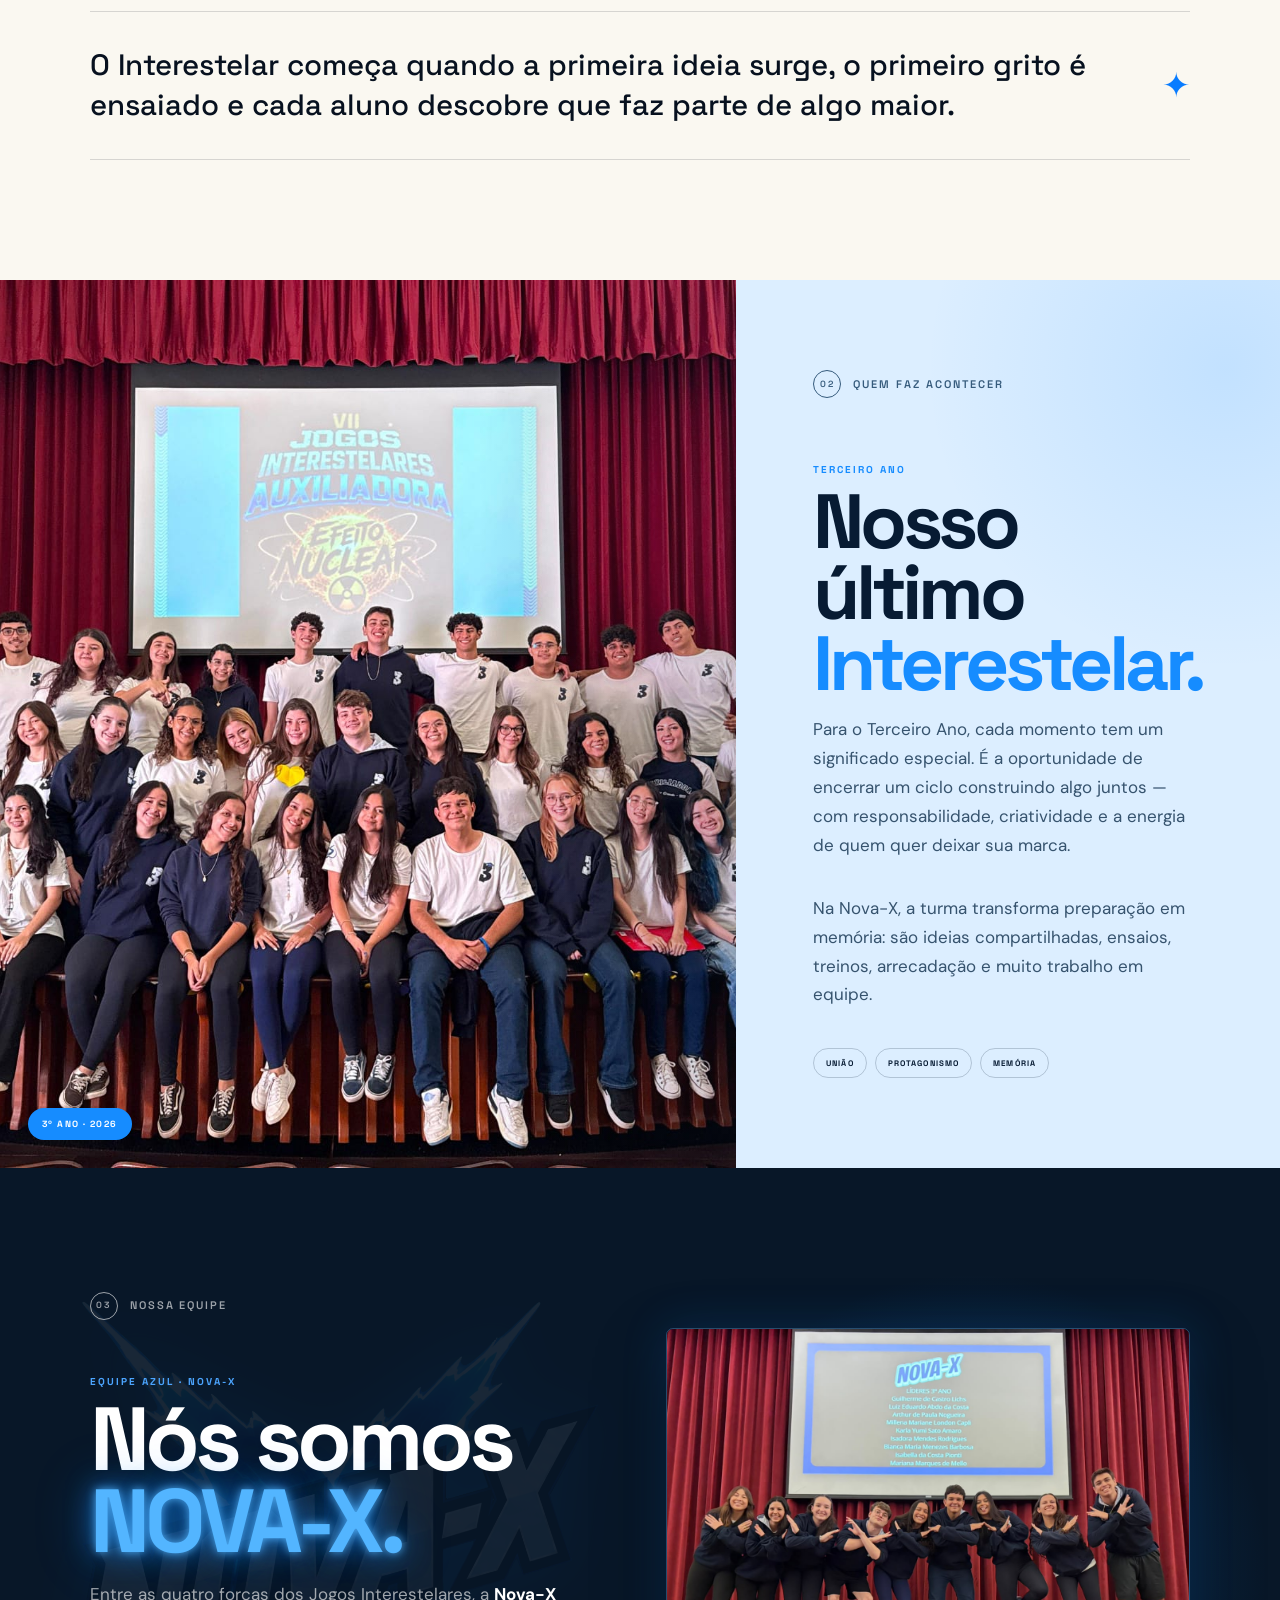
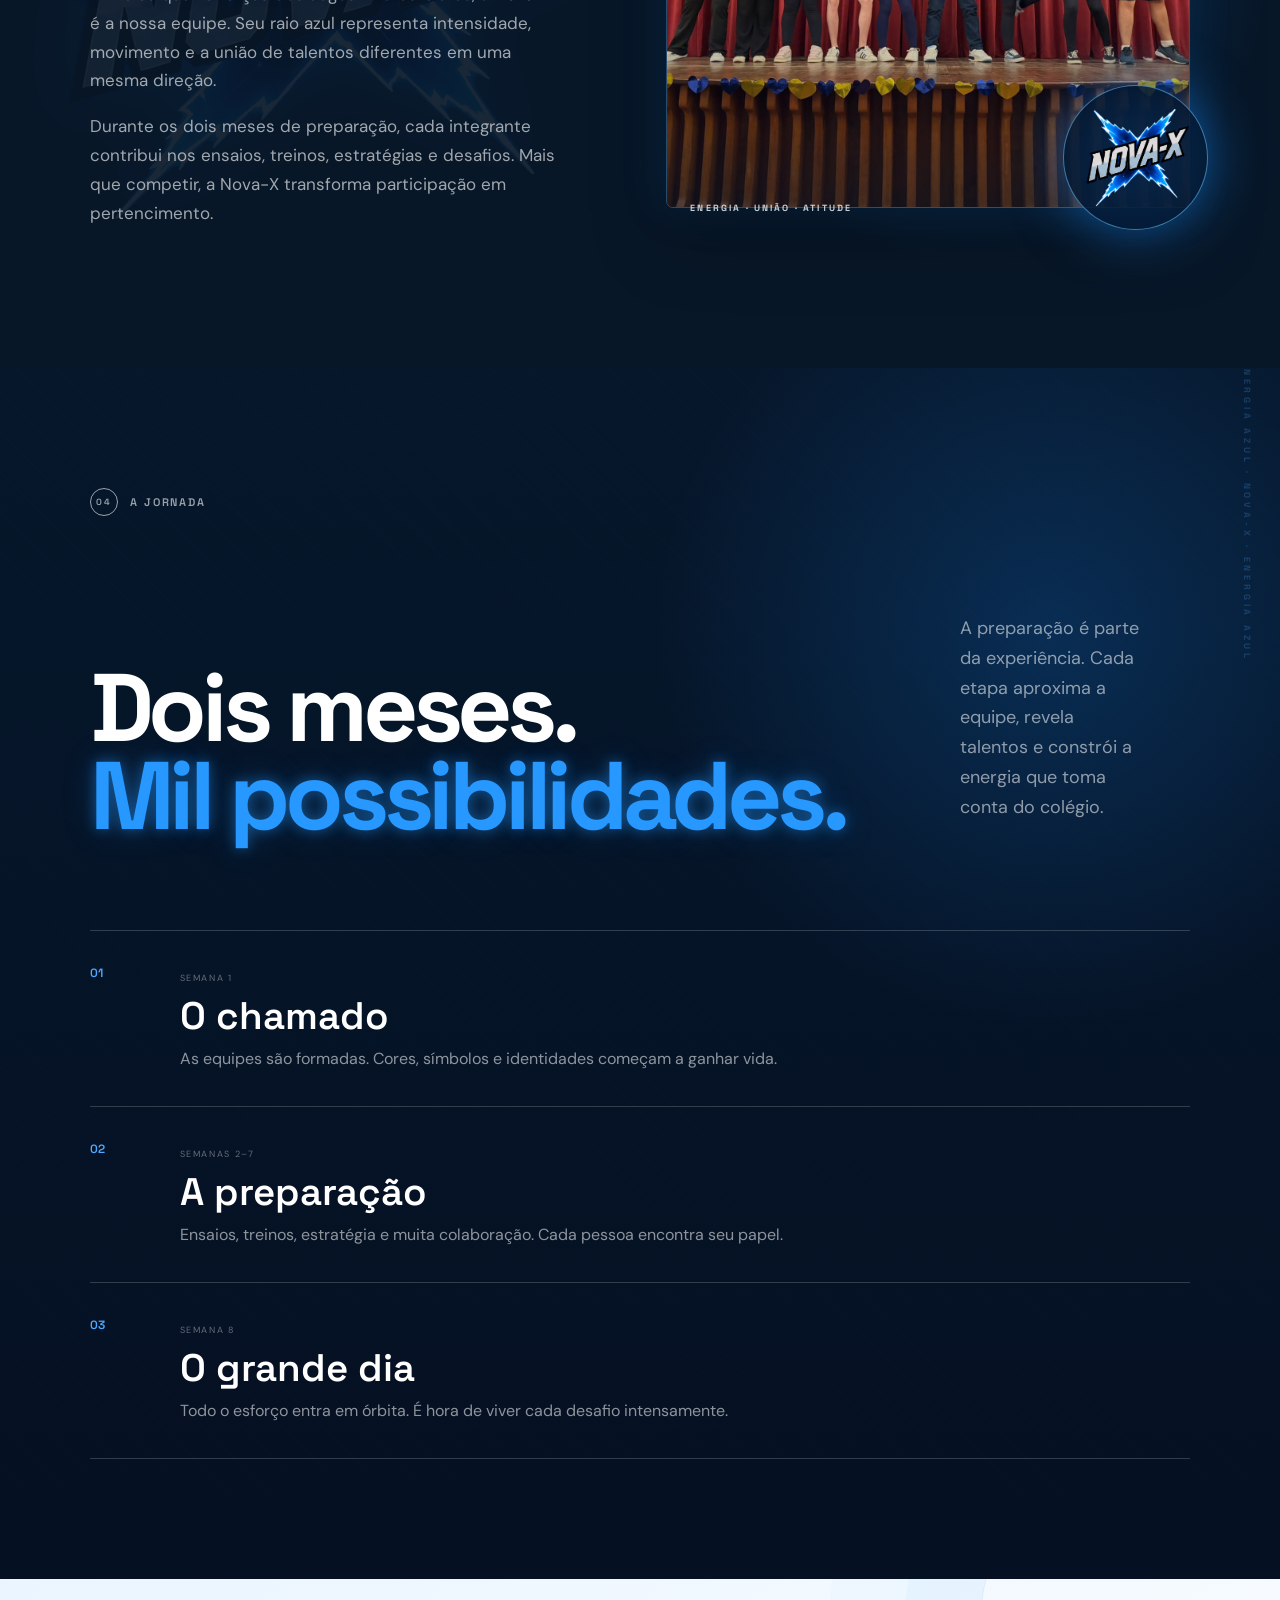
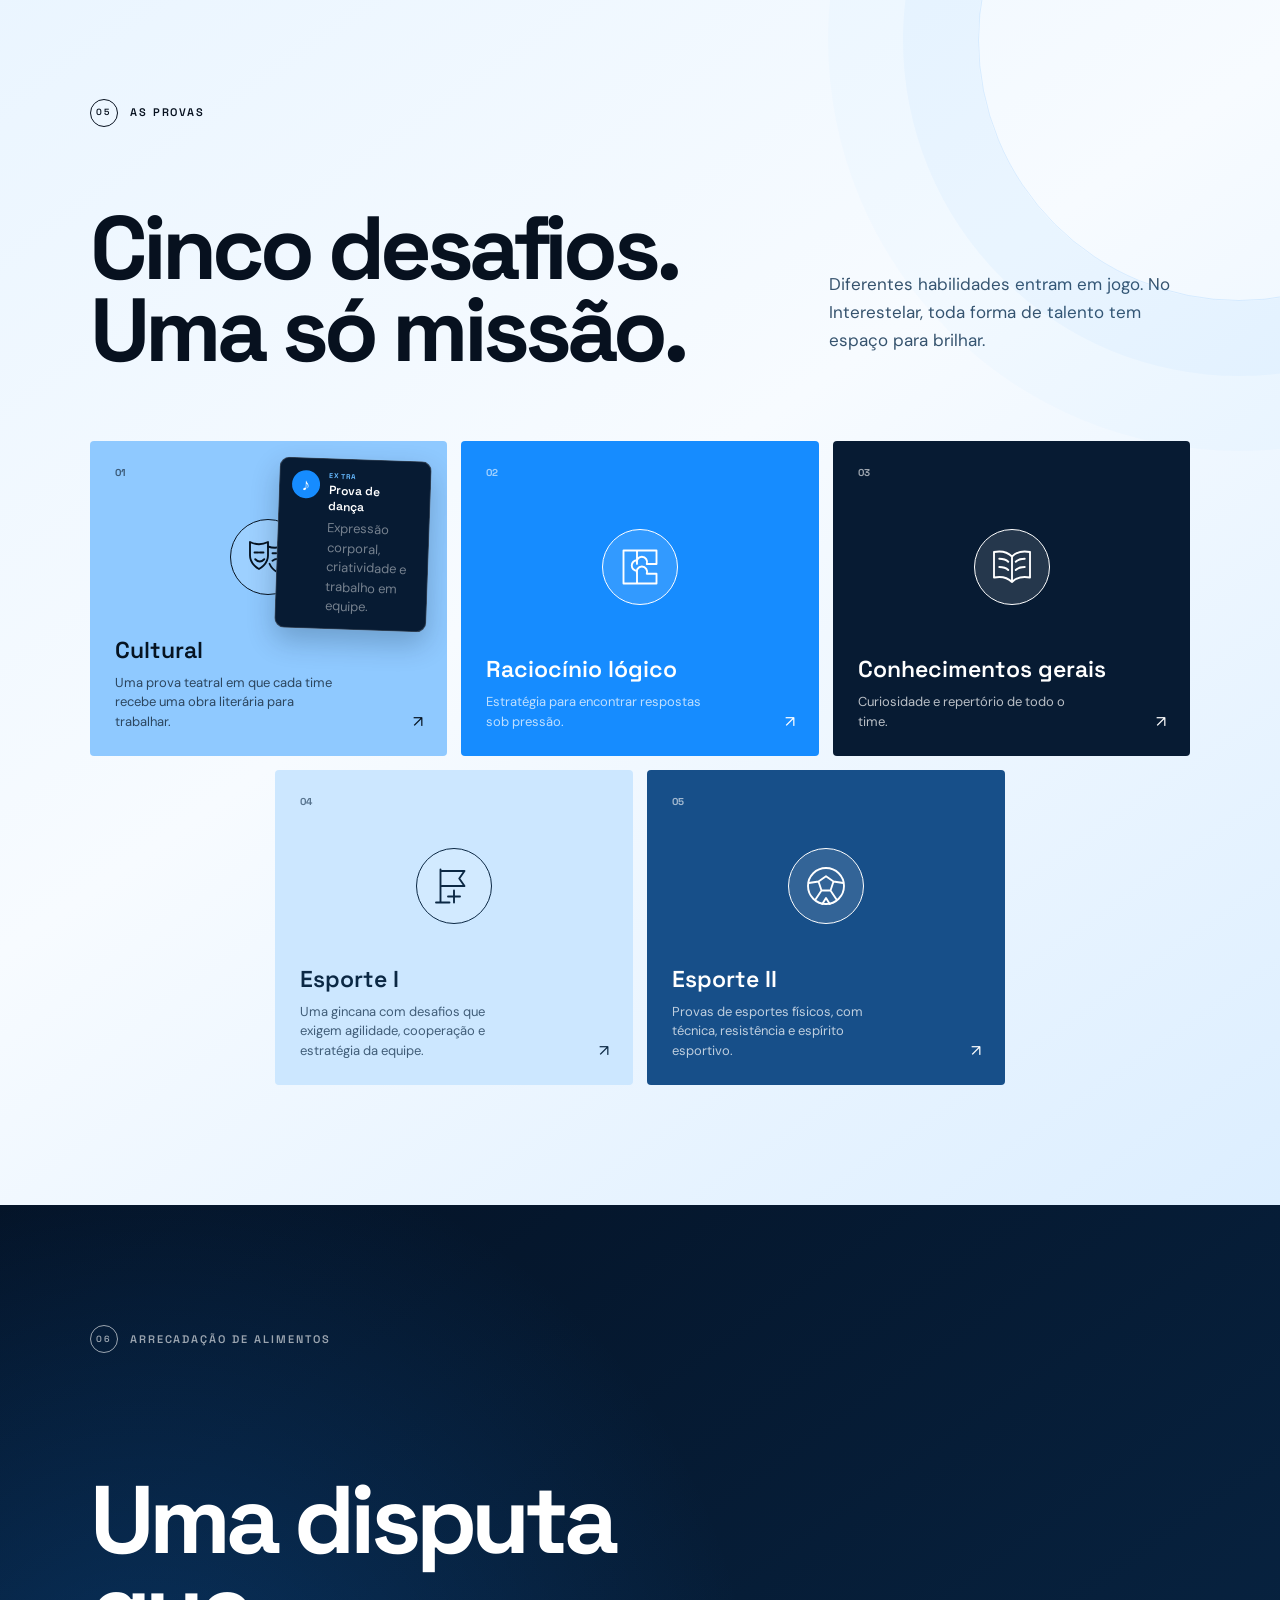
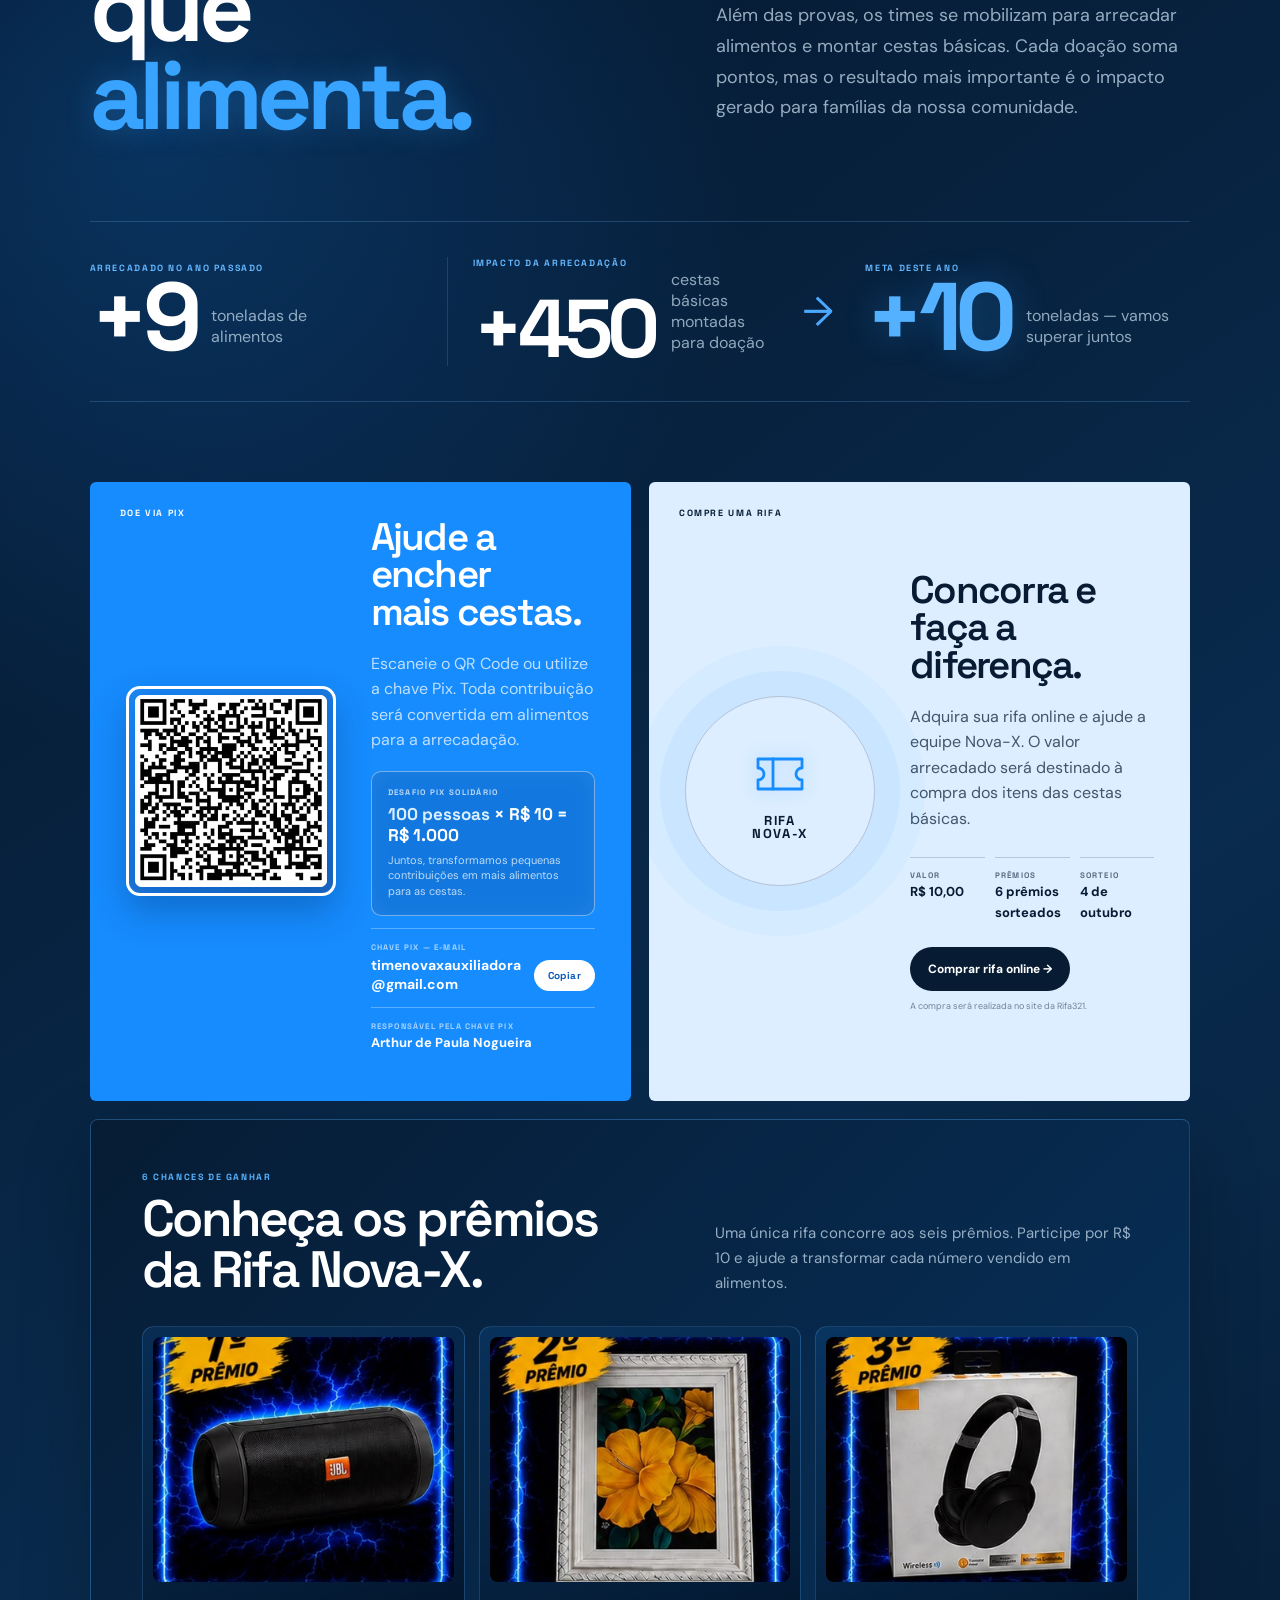
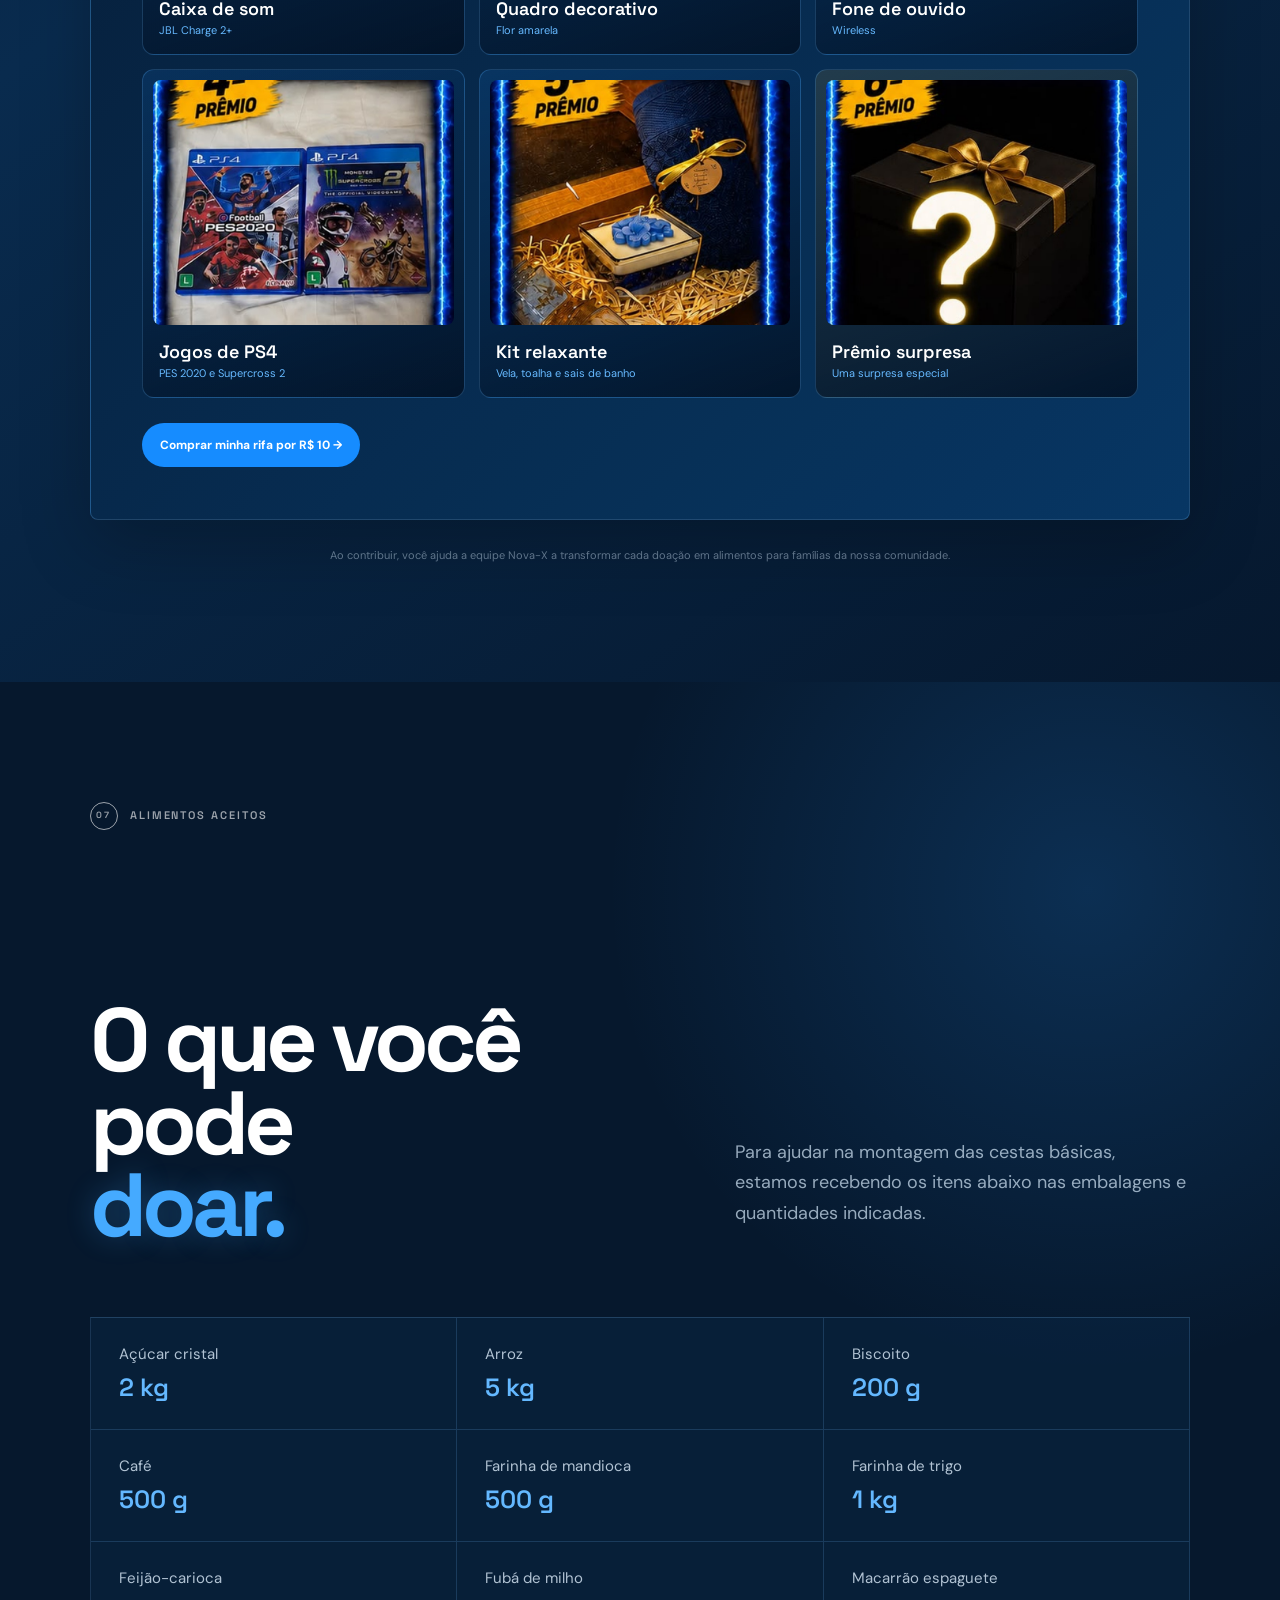
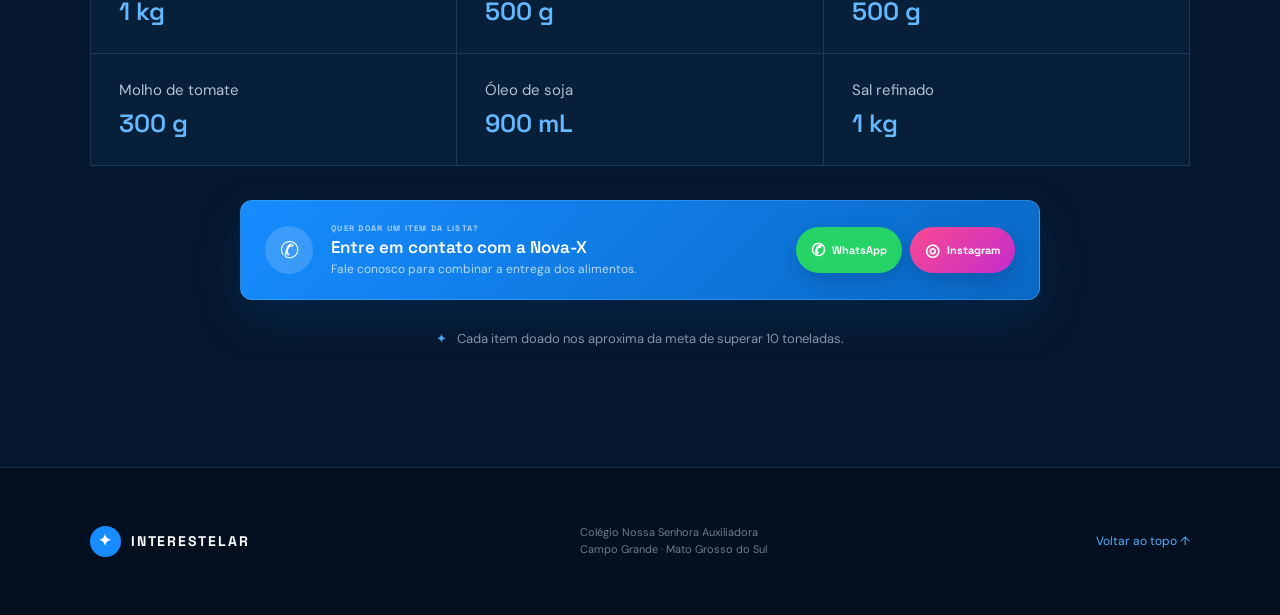
<file: s/index.html>
<!doctype html>
<html lang="pt-BR">
<head>
  <meta charset="UTF-8">
  <meta name="viewport" content="width=device-width, initial-scale=1.0">
  <meta name="theme-color" content="#07111f">
  <meta name="description" content="Site da equipe Nova-X nos Jogos Interestelares Auxiliadora.">
  <meta property="og:title" content="Interestelar — Nova-X">
  <meta property="og:description" content="Conheça o Interestelar e acompanhe a equipe Nova-X.">
  <meta property="og:image" content="https://guilhermelichs-tech.github.io/interestelar/nova-x-share.png?v=20260814-39">
  <meta http-equiv="refresh" content="0; url=../">
  <link rel="canonical" href="https://guilhermelichs-tech.github.io/interestelar/">
  <title>Interestelar — Nova-X</title>
</head>
<body>
  <p>Redirecionando para o site da Nova-X…</p>
  <script>window.location.replace('../');</script>
</body>
</html>
</file>
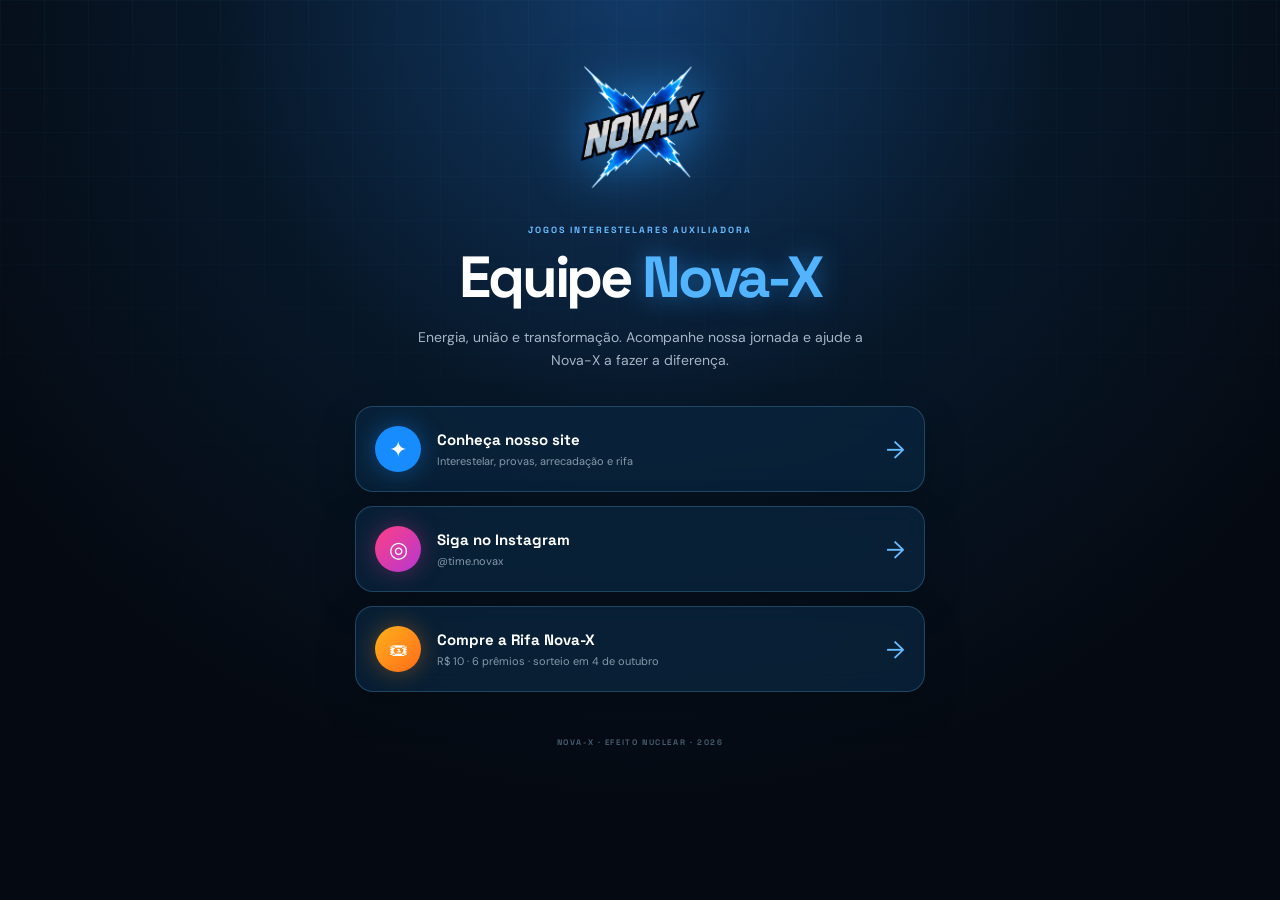
<file: links.html>
<!doctype html>
<html lang="pt-BR">
<head>
  <meta charset="UTF-8">
  <meta name="viewport" content="width=device-width, initial-scale=1.0">
  <meta name="theme-color" content="#07111f">
  <meta name="description" content="Links oficiais da equipe Nova-X nos Jogos Interestelares Auxiliadora.">
  <meta property="og:type" content="website">
  <meta property="og:locale" content="pt_BR">
  <meta property="og:title" content="Nova-X — Links oficiais">
  <meta property="og:description" content="Acesse o site e acompanhe a equipe Nova-X no Instagram.">
  <meta property="og:url" content="https://nova-x-web.github.io/interestelar/links.html">
  <meta property="og:image" content="https://nova-x-web.github.io/interestelar/nova-x-share.png?v=20260815-42">
  <meta property="og:image:secure_url" content="https://nova-x-web.github.io/interestelar/nova-x-share.png?v=20260815-42">
  <meta property="og:image:type" content="image/png">
  <meta property="og:image:width" content="1254">
  <meta property="og:image:height" content="1254">
  <meta property="og:image:alt" content="Logo azul da equipe Nova-X sobre fundo cinza">
  <meta name="twitter:card" content="summary">
  <meta name="twitter:title" content="Nova-X — Links oficiais">
  <meta name="twitter:description" content="Site, Instagram e rifa da equipe Nova-X.">
  <meta name="twitter:image" content="https://nova-x-web.github.io/interestelar/nova-x-share.png?v=20260815-42">
  <title>Nova-X — Links oficiais</title>
  <link rel="icon" type="image/png" href="nova-x-share.png?v=20260815-42">
  <link rel="apple-touch-icon" href="nova-x-share.png?v=20260815-42">
  <link rel="preconnect" href="https://fonts.googleapis.com">
  <link rel="preconnect" href="https://fonts.gstatic.com" crossorigin>
  <link href="https://fonts.googleapis.com/css2?family=DM+Sans:wght@500;600;700&family=Space+Grotesk:wght@600;700&display=swap" rel="stylesheet">
  <link rel="stylesheet" href="links.css?v=20260815-1">
</head>
<body>
  <main class="link-page">
    <div class="glow" aria-hidden="true"></div>
    <img class="link-logo" src="nova-x-emblem.png" alt="Logo da equipe Nova-X">
    <p class="eyebrow">JOGOS INTERESTELARES AUXILIADORA</p>
    <h1>Equipe <span>Nova-X</span></h1>
    <p class="intro">Energia, união e transformação. Acompanhe nossa jornada e ajude a Nova-X a fazer a diferença.</p>

    <nav class="link-list" aria-label="Links oficiais da Nova-X">
      <a class="link-button site-link" href="https://nova-x-web.github.io/interestelar/">
        <span class="link-icon" aria-hidden="true">✦</span>
        <span><strong>Conheça nosso site</strong><small>Interestelar, provas, arrecadação e rifa</small></span>
        <span class="link-arrow" aria-hidden="true">→</span>
      </a>
      <a class="link-button instagram-link" href="https://www.instagram.com/time.novax/" target="_blank" rel="noopener noreferrer">
        <span class="link-icon instagram-icon" aria-hidden="true">◎</span>
        <span><strong>Siga no Instagram</strong><small>@time.novax</small></span>
        <span class="link-arrow" aria-hidden="true">→</span>
      </a>
      <a class="link-button raffle-link" href="https://app.rifa321.com/s/suElH3eg" target="_blank" rel="noopener noreferrer">
        <span class="link-icon raffle-icon" aria-hidden="true">🎟</span>
        <span><strong>Compre a Rifa Nova-X</strong><small>R$ 10 · 6 prêmios · sorteio em 4 de outubro</small></span>
        <span class="link-arrow" aria-hidden="true">→</span>
      </a>
    </nav>

    <footer>NOVA-X · EFEITO NUCLEAR · 2026</footer>
  </main>
</body>
</html>
</file>
<file: styles.css>
:root {
  --ink: #07111f;
  --cream: #f3f0e7;
  --paper: #faf8f1;
  --lime: #d9ff45;
  --blue: #087cff;
  --red: #ff5b4c;
  --violet: #a36cff;
  --line: rgba(7, 17, 31, .15);
}
* { box-sizing: border-box; }
html { scroll-behavior: smooth; }
body { margin: 0; background: var(--paper); color: var(--ink); font-family: "DM Sans", sans-serif; overflow-x: hidden; }
a { color: inherit; text-decoration: none; }
.noise { position: fixed; inset: 0; opacity: .045; pointer-events: none; z-index: 20; background-image: url("data:image/svg+xml,%3Csvg viewBox='0 0 180 180' xmlns='http://www.w3.org/2000/svg'%3E%3Cfilter id='n'%3E%3CfeTurbulence type='fractalNoise' baseFrequency='.9' numOctaves='3' stitchTiles='stitch'/%3E%3C/filter%3E%3Crect width='100%25' height='100%25' filter='url(%23n)' opacity='.5'/%3E%3C/svg%3E"); }

.site-header { position: absolute; z-index: 10; inset: 0 0 auto; height: 90px; padding: 0 5vw; display: flex; align-items: center; justify-content: space-between; border-bottom: 1px solid rgba(255,255,255,.16); color: #fff; }
.brand { display: flex; align-items: center; gap: 10px; font: 700 14px/1 "Space Grotesk"; letter-spacing: .14em; }
.brand-mark { width: 31px; height: 31px; display: grid; place-items: center; border-radius: 50%; background: var(--lime); color: var(--ink); font-size: 16px; }
nav { display: flex; gap: 32px; font-size: 13px; color: rgba(255,255,255,.72); }
nav a, footer a { transition: color .2s; }
nav a:hover { color: var(--lime); }
.header-cta { border: 1px solid rgba(255,255,255,.4); border-radius: 50px; padding: 11px 16px; font-size: 12px; }
.header-cta span { color: var(--lime); margin-left: 8px; }

.hero { min-height: 780px; height: 100svh; background: radial-gradient(circle at 76% 48%, #073a78 0, #092543 27%, var(--ink) 62%); color: #fff; position: relative; display: grid; grid-template-columns: 1.08fr .92fr; padding: 150px 7vw 70px; overflow: hidden; }
.hero::before { content: ""; position: absolute; inset: 0; opacity: .22; background-image: radial-gradient(#fff 1px, transparent 1px); background-size: 55px 55px; mask-image: linear-gradient(to right, transparent 20%, #000); }
.hero::after { content: ""; position: absolute; right: -12vw; bottom: -20vw; width: 48vw; height: 48vw; border: 1px solid rgba(22,140,255,.06); border-radius: 50%; box-shadow: 0 0 0 7vw rgba(22,140,255,.025), 0 0 0 14vw rgba(22,140,255,.015); pointer-events: none; }
.hero-copy { align-self: center; position: relative; z-index: 2; }
.eyebrow, .section-kicker { font: 600 11px/1 "Space Grotesk"; letter-spacing: .18em; display: flex; align-items: center; gap: 12px; }
.eyebrow { color: rgba(255,255,255,.62); }
.eyebrow span { width: 28px; height: 2px; background: var(--lime); }
h1, h2 { font-family: "Space Grotesk", sans-serif; margin: 0; letter-spacing: -.055em; line-height: .92; }
h1 { font-size: clamp(68px, 8.4vw, 132px); margin: 35px 0; }
h1 em, .journey h2 em { color: var(--lime); font-style: normal; }
.hero h1 em { color: var(--lime); text-shadow: 0 0 14px rgba(217,255,69,.55), 0 0 36px rgba(217,255,69,.28); }
.journey h2 em { color: #2698ff; text-shadow: 0 0 14px rgba(38,152,255,.48), 0 0 34px rgba(38,152,255,.22); }
.hero-lead { color: rgba(255,255,255,.72); font-size: 19px; max-width: 520px; line-height: 1.6; }
.hero-actions { display: flex; gap: 28px; align-items: center; margin-top: 40px; }
.hero-buttons { display: flex; flex-wrap: wrap; gap: 10px; }.button-donation { background: #168cff; color: #fff; box-shadow: 0 0 0 1px rgba(89,180,255,.32), 0 10px 30px rgba(22,140,255,.18); transition: transform .2s, box-shadow .2s; }.button-donation:hover { transform: translateY(-3px); box-shadow: 0 0 0 1px rgba(118,197,255,.55), 0 14px 36px rgba(22,140,255,.32); }
.button { display: inline-flex; align-items: center; gap: 28px; border-radius: 50px; padding: 16px 22px; font-size: 13px; font-weight: 700; }
.button-primary { background: var(--lime); color: var(--ink); transition: transform .2s, box-shadow .2s; }
.button-primary:hover { transform: translateY(-3px); box-shadow: 0 14px 35px rgba(217,255,69,.2); }
.hero-actions p { margin: 0; color: rgba(255,255,255,.45); font-size: 11px; line-height: 1.6; letter-spacing: .03em; }
.hero-actions strong { color: #fff; }

.hero-visual { position: relative; min-height: 540px; align-self: center; display: grid; place-items: center; }
.logo-halo { position: absolute; width: 470px; height: 470px; border-radius: 50%; background: radial-gradient(circle, rgba(0,125,255,.38), rgba(0,125,255,.08) 45%, transparent 70%); filter: blur(8px); }
.official-logo { position: relative; z-index: 2; width: 235px; height: 235px; object-fit: cover; border-radius: 50%; filter: drop-shadow(0 20px 35px rgba(0,0,0,.55)); border: 2px solid rgba(217,255,69,.55); }
.team-orbit-line { position: absolute; z-index: 1; left: 50%; top: 50%; border: 1px solid rgba(255,255,255,.2); border-radius: 50%; transform-style: preserve-3d; animation: orbitSpin 16s linear infinite; }
.orbit-a { width: 720px; height: 390px; margin: -195px 0 0 -360px; transform: rotate(-18deg); animation-duration: 17s; }
.orbit-b { width: 650px; height: 550px; margin: -275px 0 0 -325px; transform: rotate(24deg); animation-duration: 21s; animation-direction: reverse; }
.orbit-c { width: 500px; height: 680px; margin: -340px 0 0 -250px; transform: rotate(61deg); animation-duration: 25s; }
.orbit-d { width: 470px; height: 470px; margin: -235px 0 0 -235px; transform: rotate(-42deg); animation-duration: 13s; animation-direction: reverse; }
.orbit-team { position: absolute; left: -39px; top: 50%; width: 78px; height: 78px; margin-top: -39px; border-radius: 50%; overflow: hidden; border: 3px solid currentColor; background: #050b13; box-shadow: 0 0 27px currentColor; animation: counterSpin 16s linear infinite; }
.orbit-team img { width: 100%; height: 100%; object-fit: contain; padding: 4px; }
.orbit-nova { color: #138bff; width: 94px; height: 94px; left: -47px; margin-top: -47px; }.orbit-fusion { color: #75e51b; }.orbit-atomix { color: #ff2633; }.orbit-nexus { color: #ffb817; }
.orbit-b .orbit-team { animation-duration: 21s; animation-direction: reverse; }.orbit-c .orbit-team { animation-duration: 25s; }.orbit-d .orbit-team { animation-duration: 13s; animation-direction: reverse; }
@keyframes orbitSpin { to { rotate: 360deg; } }
@keyframes counterSpin { to { rotate: -360deg; } }
.nova-seal { position: absolute; z-index: 3; right: -12px; bottom: 18px; width: 112px; height: 112px; border-radius: 50%; padding: 9px; background: #05101d; border: 2px solid #168cff; box-shadow: 0 0 42px rgba(22,140,255,.62); display: grid; place-items: center; }
.nova-seal img { width: 78px; height: 78px; object-fit: cover; border-radius: 50%; }
.nova-seal span { position: absolute; bottom: 9px; color: #fff; font: 700 7px/1.1 "Space Grotesk"; letter-spacing: .13em; text-align: center; background: #087cff; padding: 4px 9px; border-radius: 10px; }
.nuclear-badge { position: absolute; z-index: 3; left: -4px; top: 7%; display: flex; align-items: center; gap: 9px; padding: 8px 13px 8px 8px; border: 1px solid rgba(217,255,69,.65); border-radius: 50px; background: rgba(5,16,29,.88); box-shadow: 0 0 28px rgba(217,255,69,.18); color: var(--lime); }
.nuclear-badge b { width: 31px; height: 31px; border-radius: 50%; display: grid; place-items: center; background: var(--lime); color: var(--ink); font-size: 19px; }
.nuclear-badge span { font: 700 7px/1.2 "Space Grotesk"; letter-spacing: .15em; }
.orbit { position: absolute; border: 1px solid rgba(255,255,255,.17); border-radius: 50%; inset: 50%; transform: translate(-50%, -50%) rotate(-22deg); }
.orbit-one { width: 520px; height: 260px; }
.orbit-two { width: 430px; height: 430px; transform: translate(-50%, -50%) rotate(25deg); }
.orbit-three { width: 330px; height: 520px; transform: translate(-50%, -50%) rotate(58deg); }
.orbit-four { width: 250px; height: 250px; transform: translate(-50%, -50%) rotate(-48deg); }
.planet { position: absolute; top: 50%; left: -24px; transform: translateY(-50%); width: 48px; height: 48px; display: grid; place-items: center; border-radius: 50%; color: var(--ink); font: 700 10px "Space Grotesk"; box-shadow: 0 0 28px currentColor; }
.planet-yellow { background: var(--lime); }.planet-blue { background: var(--blue); color: white; }.planet-red { background: var(--red); color: white; }.planet-violet { background: var(--violet); color: white; }
.core { position: absolute; left: 50%; top: 50%; transform: translate(-50%,-50%); width: 146px; height: 146px; background: #fff; color: var(--ink); border-radius: 50%; display: flex; flex-direction: column; place-content: center; align-items: center; box-shadow: 0 0 70px rgba(217,255,69,.3); }
.core span { font-size: 30px; color: var(--blue); }.core small { font: 700 14px/1 "Space Grotesk"; letter-spacing: .14em; text-align: center; margin-top: 8px; }
.spark { position: absolute; color: var(--lime); }.spark-a { top: 13%; right: 10%; }.spark-b { bottom: 5%; left: 15%; font-size: 40px; }.spark-c { bottom: 20%; right: 3%; font-size: 10px; }
.scroll-note { position: absolute; bottom: 36px; left: 7vw; font: 600 9px "Space Grotesk"; letter-spacing: .2em; color: rgba(255,255,255,.45); display: flex; align-items: center; gap: 12px; }
.scroll-note span { height: 1px; width: 40px; background: rgba(255,255,255,.35); }

.section { padding: 120px 7vw; }
.section-kicker { margin-bottom: 80px; }.section-kicker span { display: grid; place-items: center; width: 28px; height: 28px; border: 1px solid currentColor; border-radius: 50%; font-size: 9px; }.section-kicker.light { color: rgba(255,255,255,.6); }
.intro-grid { display: grid; grid-template-columns: 1.15fr .85fr; gap: 10vw; align-items: start; }
.intro h2, .challenges h2, .teams h2 { font-size: clamp(54px, 7vw, 104px); }
.intro-copy { font-size: 19px; line-height: 1.7; color: #46505d; padding-top: 10px; }.intro-copy p { margin: 0 0 25px; }.intro-copy strong { color: var(--ink); }
.manifesto { margin-top: 100px; border-top: 1px solid var(--line); border-bottom: 1px solid var(--line); padding: 34px 0; display: flex; justify-content: space-between; gap: 30px; align-items: center; }
.manifesto p { font: 500 clamp(21px,2.3vw,34px)/1.35 "Space Grotesk"; max-width: 1000px; margin: 0; }.manifesto span { color: var(--blue); font-size: 34px; }

.nova-feature { min-height: 720px; background: radial-gradient(circle at 76% 50%, rgba(22,140,255,.3), transparent 28%), #081728; color: #fff; display: grid; grid-template-columns: .95fr 1.05fr; align-items: center; gap: 8vw; overflow: hidden; position: relative; }.nova-feature::before { content: ""; position: absolute; z-index: 0; left: 25%; top: 50%; width: min(52vw,680px); aspect-ratio: 1; background: url("nova-x-emblem.png") center/contain no-repeat; opacity: .065; filter: drop-shadow(0 0 36px rgba(22,140,255,.75)); transform: translate(-50%,-50%) scale(.96); animation: novaBackgroundPulse 3.4s ease-in-out infinite; pointer-events: none; }@keyframes novaBackgroundPulse { 50% { opacity: .12; transform: translate(-50%,-50%) scale(1.035); filter: drop-shadow(0 0 62px rgba(49,161,255,.9)); } }.nova-feature > * { position: relative; z-index: 1; }
.nova-feature .section-kicker { margin-bottom: 55px; }.nova-label { color: #4ca5ff; font: 700 10px "Space Grotesk"; letter-spacing: .2em; }.nova-feature h2 { font-size: clamp(55px,7vw,105px); }.nova-feature h2 em { color: #53b5ff; font-style: normal; text-shadow: 0 0 10px rgba(83,181,255,.9), 0 0 28px rgba(22,140,255,.75), 0 0 58px rgba(22,140,255,.4); animation: novaTitleGlow 2.2s ease-in-out infinite; }@keyframes novaTitleGlow { 50% { color: #91d3ff; text-shadow: 0 0 14px rgba(145,211,255,1), 0 0 38px rgba(22,140,255,.9), 0 0 75px rgba(22,140,255,.55); } }.nova-feature-copy > p:not(.nova-label) { max-width: 590px; color: rgba(255,255,255,.62); font-size: 17px; line-height: 1.7; }.nova-feature-copy strong { color: #fff; }
.nova-feature-art { position: relative; min-height: 560px; display: grid; place-items: center; }.nova-team-photo { position: relative; z-index: 1; width: min(100%,680px); height: 480px; overflow: hidden; border-radius: 7px; border: 1px solid rgba(107,190,255,.32); box-shadow: 0 28px 70px rgba(0,0,0,.34), 0 0 45px rgba(22,140,255,.18); }.nova-team-photo > img { width: 100%; height: 100%; object-fit: cover; object-position: center; transition: transform .7s ease; }.nova-team-photo::after { content: ""; position: absolute; inset: 0; background: linear-gradient(180deg, transparent 58%, rgba(3,20,41,.58)); pointer-events: none; }.nova-feature-art:hover .nova-team-photo > img { transform: scale(1.035); }.nova-photo-emblem { position: absolute; z-index: 3; width: 145px; height: 145px; object-fit: contain; right: -18px; bottom: 18px; padding: 9px; border-radius: 50%; background: rgba(4,24,48,.82); border: 1px solid rgba(111,197,255,.55); filter: drop-shadow(0 0 28px rgba(22,140,255,.68)); }.nova-feature-art > span { position: absolute; z-index: 4; left: 24px; bottom: 34px; color: rgba(255,255,255,.78); font: 700 9px "Space Grotesk"; letter-spacing: .24em; }
.senior-class { display: grid; grid-template-columns: 1.18fr .82fr; min-height: 720px; background: #dceeff; color: #071b33; }.class-photo { position: relative; min-height: 720px; overflow: hidden; }.class-photo::after { content: ""; position: absolute; inset: 0; background: linear-gradient(90deg, transparent 65%, rgba(7,27,51,.18)); pointer-events: none; }.class-photo img { width: 100%; height: 100%; object-fit: cover; object-position: center; transition: transform .8s ease; }.senior-class:hover .class-photo img { transform: scale(1.025); }.photo-index { position: absolute; z-index: 2; left: 28px; bottom: 28px; padding: 10px 14px; border-radius: 30px; background: #168cff; color: #fff; font: 700 9px "Space Grotesk"; letter-spacing: .16em; }.class-copy { padding: 90px 6vw; display: flex; flex-direction: column; justify-content: center; background-image: radial-gradient(circle at 90% 10%, rgba(22,140,255,.13), transparent 32%); }.class-copy .section-kicker { margin-bottom: 55px; color: #365b7c; }.class-label { color: #168cff; font: 700 10px "Space Grotesk"; letter-spacing: .2em; }.class-copy h2 { font-size: clamp(52px,6vw,90px); }.class-copy h2 em { color: #168cff; font-style: normal; }.class-copy > p:not(.class-label) { color: #36536e; font-size: 17px; line-height: 1.7; }.class-values { display: flex; flex-wrap: wrap; gap: 8px; margin-top: 22px; }.class-values span { padding: 9px 12px; border: 1px solid rgba(7,27,51,.2); border-radius: 30px; font: 700 8px "Space Grotesk"; letter-spacing: .14em; }

.journey { background-color: #06172b; color: #fff; position: relative; overflow: hidden; background-image: radial-gradient(circle at 82% 22%, rgba(22,140,255,.2), transparent 28%), linear-gradient(rgba(6,23,43,.95),rgba(5,16,34,.98)), repeating-linear-gradient(45deg, transparent 0 26px, rgba(80,169,255,.14) 26px 28px); }
.journey::after { content: "NOVA-X · ENERGIA AZUL · NOVA-X · ENERGIA AZUL"; position: absolute; right: -155px; top: 100px; transform: rotate(90deg); transform-origin: center; color: rgba(80,169,255,.24); font: 700 9px "Space Grotesk"; letter-spacing: .42em; white-space: nowrap; }
.journey-head { display: grid; grid-template-columns: 1.2fr .8fr; gap: 9vw; align-items: end; }.journey h2 { font-size: clamp(58px,7.5vw,112px); }.journey h2 em { display: block; white-space: nowrap; }.journey-head p { color: rgba(255,255,255,.55); font-size: 18px; line-height: 1.65; max-width: 480px; }
.timeline { margin-top: 90px; border-top: 1px solid rgba(255,255,255,.18); }
.timeline article { display: grid; grid-template-columns: 90px 1fr; border-bottom: 1px solid rgba(255,255,255,.18); padding: 34px 0; transition: padding .25s, background .25s; }
.timeline article:hover { padding-left: 18px; background: linear-gradient(90deg, rgba(22,140,255,.12), transparent); }
.timeline-number { color: #51aaff; font: 600 12px "Space Grotesk"; }.timeline small { color: rgba(255,255,255,.38); font-size: 9px; letter-spacing: .18em; }.timeline h3 { font: 600 clamp(26px,3vw,42px) "Space Grotesk"; margin: 5px 0 7px; }.timeline p { color: rgba(255,255,255,.55); margin: 0; line-height: 1.55; }

.challenges { background: linear-gradient(145deg, #eaf5ff 0%, #f7fbff 46%, #dceeff 100%); position: relative; overflow: hidden; }.challenges::before { content: ""; position: absolute; width: 520px; height: 520px; right: -220px; top: -200px; border: 1px solid rgba(22,140,255,.13); border-radius: 50%; box-shadow: 0 0 0 75px rgba(22,140,255,.035), 0 0 0 150px rgba(22,140,255,.02); }
.challenges-head { display: grid; grid-template-columns: 1.1fr .65fr; gap: 10vw; align-items: end; margin-bottom: 70px; }.challenges-head p { font-size: 17px; line-height: 1.65; color: #36536e; }
.challenge-grid { display: grid; grid-template-columns: repeat(6, 1fr); gap: 14px; }
.challenge-card { min-height: 315px; padding: 25px; border-radius: 4px; position: relative; display: flex; flex-direction: column; grid-column: span 2; transition: transform .25s; overflow: hidden; }
.challenge-card:nth-child(4) { grid-column: 2 / span 2; }.challenge-card:hover { transform: translateY(-7px); }
.card-cultural { background: #8fc9ff; color: #061321; }.card-logic { background: #168cff; color: #fff; }.card-knowledge { background: #071b33; color: #fff; }.card-sport { background: #cce7ff; color: #0b2844; }.card-sport-two { background: #174f89; color: #fff; }
.dance-pop { position: absolute; z-index: 3; top: 18px; right: 18px; width: 152px; padding: 12px; display: flex; gap: 9px; align-items: flex-start; color: #fff; background: #071b33; border: 1px solid rgba(255,255,255,.18); border-radius: 10px; box-shadow: 0 12px 28px rgba(5,25,46,.24); transform: rotate(2deg); transition: transform .25s, box-shadow .25s; }.dance-pop > span { width: 28px; height: 28px; flex: 0 0 28px; display: grid; place-items: center; border-radius: 50%; background: #168cff; font-size: 17px; }.dance-pop small { display: block; color: #66b9ff; font: 700 7px "Space Grotesk"; letter-spacing: .16em; }.dance-pop strong { display: block; margin: 2px 0 4px; font: 600 12px "Space Grotesk"; }.dance-pop p { color: rgba(255,255,255,.62); font-size: 9px; line-height: 1.35; opacity: 1; }.card-cultural:hover .dance-pop { transform: rotate(0) translateY(-3px) scale(1.03); box-shadow: 0 16px 34px rgba(5,25,46,.32); }
.card-index { font: 700 10px "Space Grotesk"; opacity: .6; }.card-icon { margin: auto; width: 76px; height: 76px; display: grid; place-items: center; border: 1px solid currentColor; border-radius: 50%; background: rgba(255,255,255,.12); }.card-icon svg { width: 48px; height: 48px; fill: none; stroke: currentColor; stroke-width: 2.5; stroke-linecap: round; stroke-linejoin: round; }.challenge-card h3 { margin: 0 0 8px; font: 600 23px "Space Grotesk"; }.challenge-card p { margin: 0; font-size: 13px; line-height: 1.5; max-width: 220px; opacity: .72; }.card-arrow { position: absolute; right: 24px; bottom: 24px; }
.challenge-card:hover .card-icon { transform: rotate(-5deg) scale(1.08); box-shadow: 0 0 25px rgba(255,255,255,.2); }.card-icon { transition: transform .25s ease, box-shadow .25s ease; }

.teams { background-color: #07172c; background-image: radial-gradient(circle at 75% 50%, rgba(22,140,255,.25), transparent 34%), linear-gradient(135deg, #07172c, #0b2b4c 58%, #071a32), radial-gradient(circle at 75% 50%, transparent 0 250px, rgba(96,180,255,.1) 251px 253px, transparent 254px); color: #fff; display: grid; grid-template-columns: .9fr 1.1fr; align-items: center; min-height: 720px; overflow: hidden; }.teams-copy p { margin-top: 32px; color: rgba(220,239,255,.68); font-size: 18px; line-height: 1.65; max-width: 530px; }
.team-orbit { min-height: 540px; position: relative; }.rings { position: absolute; inset: 50%; transform: translate(-50%,-50%); width: 430px; height: 430px; border: 1px solid rgba(255,255,255,.15); border-radius: 50%; box-shadow: 0 0 0 70px rgba(255,255,255,.025), 0 0 0 140px rgba(255,255,255,.02); }
.final-core { position: absolute; inset: 50% auto auto 50%; transform: translate(-50%,-50%); width: 210px; height: 210px; border-radius: 50%; background: radial-gradient(circle, #eaffff 0 5%, #50b4ff 6% 10%, #086bd1 11% 19%, rgba(4,24,48,.96) 20% 100%); box-shadow: inset 0 0 30px rgba(74,177,255,.3), 0 0 65px rgba(8,124,255,.52); }
.atom-ring { position: absolute; left: 50%; top: 50%; width: 170px; height: 64px; margin: -32px 0 0 -85px; border: 2px solid rgba(123,202,255,.9); border-radius: 50%; box-shadow: 0 0 12px rgba(69,171,255,.55); }.atom-ring-one { transform: rotate(0deg); }.atom-ring-two { transform: rotate(60deg); }.atom-ring-three { transform: rotate(-60deg); }.atom-nucleus { position: absolute; left: 50%; top: 50%; transform: translate(-50%,-50%); width: 44px; height: 44px; border-radius: 50%; display: grid; place-items: center; background: #e9fbff; color: #087cff; font-size: 20px; box-shadow: 0 0 22px #4db3ff, 0 0 48px rgba(20,144,255,.75); animation: atomGlow 2s ease-in-out infinite; } @keyframes atomGlow { 50% { transform: translate(-50%,-50%) scale(1.14); box-shadow: 0 0 30px #87d2ff, 0 0 65px rgba(20,144,255,.9); } }
.final-orbit { position: absolute; left: 50%; top: 50%; border: 1px solid rgba(255,255,255,.13); border-radius: 50%; animation: finalOrbitSpin 19s linear infinite; pointer-events: none; }
.final-orbit-one { width: 460px; height: 280px; margin: -140px 0 0 -230px; transform: rotate(-18deg); animation-duration: 17s; }.final-orbit-two { width: 390px; height: 460px; margin: -230px 0 0 -195px; transform: rotate(30deg); animation-duration: 23s; animation-direction: reverse; }.final-orbit-three { width: 330px; height: 330px; margin: -165px 0 0 -165px; transform: rotate(58deg); animation-duration: 14s; }.final-orbit-four { width: 500px; height: 390px; margin: -195px 0 0 -250px; transform: rotate(-45deg); animation-duration: 27s; animation-direction: reverse; }
.team-dot { position: absolute; left: -47px; top: 50%; margin-top: -47px; width: 94px; height: 94px; border-radius: 50%; display: flex; justify-content: center; align-items: center; color: white; border: 2px solid rgba(255,255,255,.5); box-shadow: 0 10px 30px rgba(0,0,0,.25); overflow: hidden; pointer-events: auto; animation: finalCounterSpin 19s linear infinite; }.team-dot img { width: 80px; height: 78px; object-fit: contain; transition: width .28s ease, height .28s ease; }.dot-one { background: #087cff; box-shadow: 0 0 35px rgba(8,124,255,.55); animation-duration: 17s; }.dot-two { background: #d91523; animation-duration: 23s; animation-direction: reverse; }.dot-three { background: #e5a411; animation-duration: 14s; }.dot-four { background: #55a90e; animation-duration: 27s; animation-direction: reverse; }
.team-dot { cursor: zoom-in; transition: width .28s ease, height .28s ease, left .28s ease, margin .28s ease, box-shadow .28s ease; }.team-dot:hover { width: 190px; height: 190px; left: -95px; margin-top: -95px; z-index: 12; box-shadow: 0 0 60px currentColor; font-size: 11px; }.team-dot:hover img { width: 155px; height: 145px; }
@keyframes finalOrbitSpin { to { rotate: 360deg; } }
@keyframes finalCounterSpin { to { rotate: -360deg; } }

footer { background: #04101f; color: white; display: flex; align-items: center; justify-content: space-between; padding: 45px 7vw; border-top: 1px solid rgba(82,169,255,.2); } footer .brand-mark { background: #168cff; color: #fff; } footer p { font-size: 11px; line-height: 1.6; color: rgba(207,232,255,.5); } footer > a:last-child { font-size: 12px; color: #58adff; }
.accepted-foods { background: radial-gradient(circle at 85% 15%, rgba(38,151,255,.18), transparent 30%), #06182d; color: #fff; }.foods-heading { display: grid; grid-template-columns: 1.1fr .9fr; gap: 7vw; align-items: end; margin-bottom: 70px; }.foods-heading .section-kicker { grid-column: 1 / -1; }.foods-heading h2 { font-size: clamp(55px,7vw,106px); }.foods-heading h2 em { color: #45aaff; font-style: normal; text-shadow: 0 0 28px rgba(69,170,255,.28); }.foods-heading > p { color: rgba(220,239,255,.68); font-size: 18px; line-height: 1.7; max-width: 560px; }.foods-list { display: grid; grid-template-columns: repeat(3,1fr); border-top: 1px solid rgba(112,189,255,.25); border-left: 1px solid rgba(112,189,255,.18); }.foods-list div { min-height: 112px; padding: 26px 28px; display: flex; flex-direction: column; justify-content: space-between; border-right: 1px solid rgba(112,189,255,.18); border-bottom: 1px solid rgba(112,189,255,.18); background: rgba(9,45,78,.35); transition: background .2s, transform .2s; }.foods-list div:hover { background: rgba(22,140,255,.18); transform: translateY(-3px); }.foods-list span { color: rgba(225,241,255,.78); font-size: 15px; }.foods-list strong { color: #64b8ff; font: 600 25px "Space Grotesk"; }.foods-note { margin: 30px 0 0; color: rgba(220,239,255,.58); font-size: 13px; text-align: center; }.foods-note span { color: #45aaff; margin-right: 7px; }
.food-contact-pop { width: min(100%,800px); margin: 34px auto 0; padding: 22px 24px; display: grid; grid-template-columns: auto 1fr auto; align-items: center; gap: 18px; border: 1px solid rgba(108,190,255,.32); border-radius: 12px; background: linear-gradient(135deg, #168cff, #0968c5); box-shadow: 0 18px 45px rgba(0,64,132,.3); transition: transform .25s, box-shadow .25s; }.food-contact-pop:hover { transform: translateY(-4px); box-shadow: 0 22px 52px rgba(0,91,185,.4); }.contact-icon { width: 48px; height: 48px; display: grid; place-items: center; border-radius: 50%; background: rgba(255,255,255,.16); font-size: 23px; }.food-contact-pop small { display: block; color: rgba(255,255,255,.65); font: 700 8px "Space Grotesk"; letter-spacing: .16em; }.food-contact-pop strong { display: block; margin: 3px 0; font: 600 17px "Space Grotesk"; }.food-contact-pop p { margin: 0; color: rgba(255,255,255,.7); font-size: 12px; }.food-contact-buttons { display: flex; gap: 8px; }.contact-button { display: inline-flex; align-items: center; gap: 7px; padding: 12px 15px; border-radius: 30px; color: #fff; font: 700 11px "Space Grotesk"; white-space: nowrap; box-shadow: 0 8px 20px rgba(0,0,0,.15); transition: transform .2s, box-shadow .2s; }.contact-button:hover { transform: translateY(-3px); box-shadow: 0 12px 25px rgba(0,0,0,.24); }.contact-button span { font-size: 17px; }.contact-whatsapp { background: #25d366; }.contact-instagram { background: linear-gradient(135deg,#f94a92,#c52bcb); }
.donation { background: radial-gradient(circle at 12% 20%, rgba(22,140,255,.22), transparent 25%), linear-gradient(145deg, #041225, #092b4e 58%, #06182e); color: #fff; overflow: hidden; }.donation-intro { display: grid; grid-template-columns: 1.05fr .95fr; gap: 8vw; align-items: end; }.donation-intro .section-kicker { grid-column: 1 / -1; margin-bottom: 20px; }.donation h2 { font-size: clamp(58px,7.5vw,112px); }.donation h2 em { color: #38a4ff; font-style: normal; text-shadow: 0 0 30px rgba(56,164,255,.3); }.donation-intro > p { color: rgba(220,239,255,.68); font-size: 18px; line-height: 1.7; max-width: 570px; }
.impact-numbers { margin: 80px 0; padding: 35px 0; border-top: 1px solid rgba(117,193,255,.22); border-bottom: 1px solid rgba(117,193,255,.22); display: grid; grid-template-columns: 1fr 1fr auto 1fr; align-items: center; gap: 32px; }.impact-numbers article { display: grid; grid-template-columns: auto 1fr; align-items: end; column-gap: 16px; }.impact-numbers small { grid-column: 1 / -1; color: #65b8ff; font: 700 9px "Space Grotesk"; letter-spacing: .18em; }.impact-numbers strong { font: 700 clamp(66px,7.5vw,116px)/.9 "Space Grotesk"; color: #fff; letter-spacing: -.07em; }.impact-numbers span { color: rgba(220,239,255,.65); max-width: 160px; padding-bottom: 13px; }.impact-numbers .goal-card strong { color: #53b1ff; text-shadow: 0 0 35px rgba(50,160,255,.3); }.basket-stat { padding-left: 25px; border-left: 1px solid rgba(117,193,255,.18); }.basket-stat strong { font-size: clamp(58px,6.4vw,100px); }.impact-arrow { font-size: 40px; color: #4aa9ff; }
.donation-actions { display: grid; grid-template-columns: 1fr 1fr; gap: 18px; }.donate-card,.raffle-card { min-height: 540px; padding: 36px; position: relative; display: grid; grid-template-columns: .72fr 1.28fr; gap: 35px; align-items: center; border-radius: 6px; overflow: hidden; }.donate-card { background: #168cff; }.raffle-card { background: #dceeff; color: #071b33; }.action-tag { position: absolute; top: 25px; left: 30px; font: 700 9px "Space Grotesk"; letter-spacing: .18em; }.qr-code-frame { width: 210px; height: 210px; display: grid; place-items: center; border: 3px solid #fff; border-radius: 14px; background: linear-gradient(145deg,#0a7df0,#0757b8); box-shadow: 0 16px 35px rgba(0,45,96,.32), inset 0 0 28px rgba(255,255,255,.12); }.qr-code-inner { width: 160px; height: 160px; position: relative; overflow: hidden; border: 4px solid #fff; border-radius: 7px; background: #fff; }.qr-code-inner img { position: absolute; width: 311px; max-width: none; left: -77px; top: -205px; }.action-copy h3 { margin: 0 0 20px; font: 600 clamp(30px,3vw,48px)/.98 "Space Grotesk"; letter-spacing: -.045em; }.action-copy > p { line-height: 1.6; opacity: .72; }.data-placeholder { border-top: 1px solid rgba(255,255,255,.3); padding: 13px 0; }.data-placeholder small,.raffle-details small { display: block; font: 700 8px "Space Grotesk"; letter-spacing: .15em; opacity: .62; }.data-placeholder strong,.raffle-details strong { font-size: 13px; }.pix-key strong { overflow-wrap: anywhere; font-size: 14px; line-height: 1.35; }.raffle-symbol { width: 190px; height: 190px; border: 1px solid rgba(7,27,51,.2); border-radius: 50%; display: grid; place-content: center; text-align: center; color: #168cff; box-shadow: 0 0 0 25px rgba(22,140,255,.06), 0 0 0 50px rgba(22,140,255,.03); }.raffle-symbol svg { width: 64px; height: 64px; margin: 0 auto 8px; fill: none; stroke: currentColor; stroke-width: 2.8; stroke-linecap: round; stroke-linejoin: round; filter: drop-shadow(0 0 8px rgba(22,140,255,.25)); }.raffle-symbol span { display: block; color: #071b33; font: 700 13px/1 "Space Grotesk"; letter-spacing: .13em; }.raffle-details { display: grid; grid-template-columns: repeat(3,1fr); gap: 10px; margin: 25px 0; }.raffle-details > div { border-top: 1px solid rgba(7,27,51,.18); padding-top: 12px; }.raffle-button { display: inline-flex; padding: 14px 18px; border-radius: 40px; background: #071b33; color: #fff; font-size: 12px; font-weight: 700; opacity: 1; pointer-events: auto; transition: transform .2s ease, background .2s ease; }.raffle-button:hover { transform: translateY(-2px); background: #168cff; }.donation-note { color: rgba(220,239,255,.42); font-size: 11px; text-align: center; margin: 28px 0 0; }
.reveal { opacity: 0; transform: translateY(24px); transition: opacity .7s ease, transform .7s ease; }.reveal.visible { opacity: 1; transform: none; }
.raffle-link-note { display: block; margin-top: 9px; color: rgba(7,27,51,.5); font-size: 9px; line-height: 1.4; }
.raffle-prizes-showcase { margin-top: 18px; padding: clamp(28px,4vw,54px); border: 1px solid rgba(107,186,255,.25); border-radius: 8px; background: linear-gradient(135deg,rgba(7,27,51,.92),rgba(8,58,105,.9)); box-shadow: 0 25px 70px rgba(0,0,0,.22); }
.raffle-prizes-heading { display: grid; grid-template-columns: 1.1fr .9fr; gap: 10px 55px; align-items: end; margin-bottom: 30px; }.raffle-prizes-heading > span { grid-column: 1 / -1; color: #55b4ff; font: 700 9px "Space Grotesk"; letter-spacing: .18em; }.raffle-prizes-heading h3 { margin: 0; font: 600 clamp(32px,4vw,58px)/1 "Space Grotesk"; letter-spacing: -.045em; }.raffle-prizes-heading p { margin: 0; color: rgba(220,239,255,.68); font-size: 15px; line-height: 1.65; }
.raffle-prizes-grid { display: grid; grid-template-columns: repeat(3,1fr); gap: 14px; }.prize-card { position: relative; min-width: 0; padding: 10px 10px 16px; overflow: hidden; border: 1px solid rgba(92,178,255,.25); border-radius: 12px; background: linear-gradient(160deg,rgba(22,140,255,.13),rgba(2,13,29,.75)); transition: transform .25s ease, border-color .25s ease, box-shadow .25s ease; }.prize-card:hover { transform: translateY(-5px); border-color: rgba(91,183,255,.68); box-shadow: 0 18px 35px rgba(0,0,0,.28),0 0 25px rgba(22,140,255,.12); }.prize-art { height: 245px; overflow: hidden; border-radius: 8px; background: #020711; }.prize-art img { display: block; width: 100%; height: 100%; object-fit: cover; transition: transform .3s ease, filter .3s ease; }.prize-card:hover .prize-art img { transform: scale(1.025); filter: brightness(1.08); }.prize-card h4 { margin: 15px 6px 3px; color: #fff; font: 600 18px "Space Grotesk"; }.prize-card p { margin: 0 6px; color: #66b9ff; font-size: 11px; line-height: 1.4; }.prize-card-mystery { background: linear-gradient(160deg,rgba(255,183,31,.11),rgba(2,13,29,.78)); }
.raffle-prizes-button { margin-top: 25px; background: #168cff; }.raffle-prizes-button:hover { background: #fff; color: #071b33; }

@media (prefers-reduced-motion: reduce) { html { scroll-behavior: auto; }.reveal { opacity: 1; transform: none; transition: none; }.team-orbit-line, .orbit-team, .final-orbit, .team-dot, .nova-feature::before, .nova-feature h2 em { animation: none; } }
@media (max-width: 900px) {
  .senior-class { grid-template-columns: 1fr; }.class-photo { min-height: 560px; }.class-copy { padding: 80px 7vw; }
  .donation-intro,.donation-actions,.foods-heading { grid-template-columns: 1fr; }.impact-numbers { grid-template-columns: 1fr; }.impact-arrow { transform: rotate(90deg); }.donate-card,.raffle-card { min-height: 470px; }.foods-list { grid-template-columns: repeat(2,1fr); }
  .nova-feature { grid-template-columns: 1fr; }.nova-feature::before { width: 85vw; left: 50%; top: 25%; }
  .site-header nav, .header-cta { display: none; }.hero { height: auto; min-height: 900px; grid-template-columns: 1fr; padding-top: 140px; }.hero-visual { min-height: 480px; margin-top: 20px; }.official-logo { max-width: 470px; }.nova-seal { right: 10%; }.hero-copy { align-self: end; }.intro-grid, .journey-head, .challenges-head, .teams { grid-template-columns: 1fr; }.section-kicker { margin-bottom: 50px; }.intro-copy { margin-top: 45px; }.journey-head p { margin-top: 35px; }.challenges-head p { margin-top: 30px; }.challenge-grid { grid-template-columns: 1fr 1fr; }.challenge-card, .challenge-card:nth-child(4) { grid-column: auto; }.challenge-card:last-child { grid-column: 1 / -1; }.teams { padding-top: 110px; }.team-orbit { margin-top: 30px; }
}
@media (max-width: 580px) {
  .challenge-card .card-arrow { display: none; }
  .hero-buttons { flex-direction: column; width: 100%; }.hero-buttons .button { justify-content: space-between; width: 100%; }
  .class-photo { min-height: 390px; }.class-copy { padding: 70px 6vw; }
  .donate-card,.raffle-card { grid-template-columns: 1fr; padding: 70px 25px 28px; }.qr-code-frame { width: 175px; height: 175px; margin: auto; }.qr-code-inner { width: 132px; height: 132px; }.qr-code-inner img { width: 254px; left: -62px; top: -167px; }.raffle-symbol { width: 155px; height: 155px; margin: auto; }.raffle-details { grid-template-columns: 1fr; }.impact-numbers article { grid-template-columns: 1fr; }.impact-numbers span { padding: 8px 0 0; }.food-contact-pop { grid-template-columns: auto 1fr; padding: 18px; }.food-contact-buttons { grid-column: 1 / -1; width: 100%; }.contact-button { flex: 1; justify-content: center; }
  .raffle-prizes-heading { grid-template-columns: 1fr; gap: 16px; }.raffle-prizes-heading > span { grid-column: auto; }.raffle-prizes-grid { grid-template-columns: 1fr 1fr; }.prize-art { height: 155px; }.raffle-prizes-showcase { padding: 28px 18px; }.raffle-prizes-button { width: 100%; justify-content: center; text-align: center; }
  .nova-feature-art { min-height: 390px; }.nova-team-photo { height: 360px; }.nova-photo-emblem { width: 105px; height: 105px; right: -8px; bottom: 12px; }.nova-feature-art > span { left: 16px; bottom: 25px; letter-spacing: .13em; }
  .nuclear-badge { left: -7px; top: 2%; transform: scale(.82); }
  .site-header { height: 75px; }.hero { padding: 115px 6vw 45px; min-height: 900px; }.hero h1 { font-size: 54px; }.hero-lead { font-size: 16px; }.hero-actions { align-items: flex-start; flex-direction: column; }.hero-visual { min-height: 360px; margin: 10px 0 0; transform: scale(.72); }.official-logo { width: 210px; height: 210px; }.logo-halo { width: 330px; height: 330px; }.nova-seal { width: 90px; height: 90px; right: -35px; bottom: 0; }.nova-seal img { width: 56px; height: 56px; }.scroll-note { display:none; }.section { padding: 85px 6vw; }.intro h2, .challenges h2, .teams h2, .journey h2 { font-size: 47px; }.intro-copy { font-size: 17px; }.manifesto { margin-top: 65px; }.challenge-grid { grid-template-columns: 1fr; }.challenge-card, .challenge-card:nth-child(4), .challenge-card:last-child { grid-column: auto; min-height: 285px; }.dance-pop { width: 145px; top: 14px; right: 14px; }.timeline article { grid-template-columns: 55px 1fr; }.team-orbit { transform: scale(.7); margin: -30px -90px; }.teams { min-height: 900px; }.foods-heading { margin-bottom: 42px; }.foods-list { grid-template-columns: 1fr; }.foods-list div { min-height: 88px; padding: 20px; } footer { flex-direction: column; align-items: flex-start; gap: 25px; }
}
@media (max-width: 580px) {
  .hero-visual { min-height: 410px; transform: none; width: 100%; }
  .official-logo { width: 245px; height: 245px; }
  .logo-halo { width: 350px; height: 350px; }
  .orbit-a { width: 430px; height: 250px; margin: -125px 0 0 -215px; }
  .orbit-b { width: 390px; height: 330px; margin: -165px 0 0 -195px; }
  .orbit-c { width: 305px; height: 410px; margin: -205px 0 0 -152.5px; }
  .orbit-d { width: 340px; height: 340px; margin: -170px 0 0 -170px; }
  .orbit-team { width: 58px; height: 58px; left: -29px; margin-top: -29px; border-width: 2px; }
  .orbit-nova { width: 68px; height: 68px; left: -34px; margin-top: -34px; }
  .journey h2 em { font-size: .78em; }
  .impact-numbers article { justify-items: center; text-align: center; }
  .impact-numbers small { text-align: center; }
  .impact-numbers span { max-width: 220px; text-align: center; }
  .impact-numbers .basket-stat { padding-left: 0; border-left: 0; }
  .impact-arrow { justify-self: center; }
}

/* QR branco sobre o cartão azul, inspirado no visual enviado. */
.qr-code-frame { justify-self: center; margin-inline: auto; }
.qr-code-inner { width: 192px; height: 192px; background: #fff; border: 0; }
.qr-code-inner img { position: static; display: block; width: 100%; height: 100%; max-width: none; object-fit: contain; filter: none; mix-blend-mode: normal; transform: none; }
.pix-key-row { display: flex; align-items: center; gap: 10px; margin-top: 4px; }
.pix-key-row strong { flex: 1; min-width: 0; }
.pix-solidarity { margin: 18px 0 12px; padding: 15px 16px; border: 1px solid rgba(255,255,255,.42); border-radius: 10px; background: rgba(3,35,77,.18); box-shadow: inset 0 0 24px rgba(255,255,255,.06); }
.pix-solidarity small { display: block; margin-bottom: 7px; color: rgba(255,255,255,.72); font: 700 8px "Space Grotesk"; letter-spacing: .16em; }
.pix-solidarity strong { display: block; color: #fff; font: 700 17px/1.25 "Space Grotesk"; }
.pix-solidarity strong span { color: #d9efff; }
.pix-solidarity p { margin: 6px 0 0; color: rgba(255,255,255,.72); font-size: 11px; line-height: 1.45; }
.copy-pix-button { flex: 0 0 auto; border: 1px solid rgba(255,255,255,.65); border-radius: 999px; padding: 8px 13px; background: #fff; color: #0757b8; font: 700 10px "Space Grotesk"; letter-spacing: .04em; cursor: pointer; transition: transform .2s ease, background .2s ease; }
.copy-pix-button:hover { transform: translateY(-1px); background: #e7f4ff; }
.copy-pix-button.copied { background: #071b33; border-color: #071b33; color: #fff; }
@media (max-width: 580px) {
  .qr-code-inner { width: 159px; height: 159px; }
  .qr-code-inner img { width: 100%; height: 100%; }
  .pix-key-row { align-items: flex-start; }
  .copy-pix-button { padding: 8px 12px; }
}

.orbit-team { cursor: pointer; pointer-events: auto; transition: width .28s ease, height .28s ease, left .28s ease, margin-top .28s ease, box-shadow .28s ease; }
.orbit-team:focus-visible { outline: 3px solid #fff; outline-offset: 5px; }
.orbit-team.is-expanded { z-index: 25; width: 140px; height: 140px; left: -70px; margin-top: -70px; background: #02070d; box-shadow: 0 0 18px #fff, 0 0 55px currentColor; }
@media (max-width: 580px) {
  .orbit-team.is-expanded { width: 116px; height: 116px; left: -58px; margin-top: -58px; }
}
@media (max-width: 390px) { .raffle-prizes-grid { grid-template-columns: 1fr; }.prize-art { height: 210px; } }
</file>
<file: links.css>
:root { color-scheme: dark; font-family: "DM Sans", sans-serif; background: #050a12; color: #fff; }
* { box-sizing: border-box; }
body { min-height: 100vh; margin: 0; overflow-x: hidden; background: radial-gradient(circle at 50% 0%, #123a67 0, #071728 38%, #050a12 72%); }
body::before { content: ""; position: fixed; inset: 0; pointer-events: none; opacity: .16; background-image: linear-gradient(rgba(83,177,255,.25) 1px, transparent 1px), linear-gradient(90deg,rgba(83,177,255,.25) 1px,transparent 1px); background-size: 44px 44px; mask-image: linear-gradient(to bottom,#000,transparent 72%); }
.link-page { position: relative; width: min(100% - 34px, 570px); min-height: 100vh; margin: auto; padding: 54px 0 35px; text-align: center; }
.glow { position: absolute; z-index: -1; top: 20px; left: 50%; width: 330px; height: 330px; border-radius: 50%; transform: translateX(-50%); background: rgba(22,140,255,.2); filter: blur(70px); }
.link-logo { width: 150px; height: 150px; object-fit: contain; filter: drop-shadow(0 0 25px rgba(38,158,255,.62)); }
.eyebrow { margin: 15px 0 12px; color: #69bcff; font: 700 9px "Space Grotesk"; letter-spacing: .22em; }
h1 { margin: 0; font: 700 clamp(38px,10vw,58px)/1 "Space Grotesk"; letter-spacing: -.055em; }
h1 span { color: #52b3ff; text-shadow: 0 0 26px rgba(48,159,255,.5); }
.intro { max-width: 450px; margin: 20px auto 34px; color: rgba(226,241,255,.72); font-size: 14px; line-height: 1.65; }
.link-list { display: grid; gap: 14px; }
.link-button { min-height: 86px; display: grid; grid-template-columns: 48px 1fr auto; gap: 14px; align-items: center; padding: 15px 19px; border: 1px solid rgba(119,198,255,.23); border-radius: 18px; background: rgba(10,37,63,.76); color: #fff; text-align: left; text-decoration: none; box-shadow: 0 14px 40px rgba(0,0,0,.2); backdrop-filter: blur(12px); transition: transform .2s ease, border-color .2s ease, background .2s ease; }
.link-button:hover { transform: translateY(-3px); border-color: #62baff; background: rgba(14,65,106,.9); }
.link-icon { width: 46px; height: 46px; display: grid; place-items: center; border-radius: 50%; background: #168cff; font-size: 22px; box-shadow: 0 0 24px rgba(22,140,255,.4); }
.instagram-link .link-icon { background: linear-gradient(135deg,#ff3f85,#b438d1); box-shadow: 0 0 24px rgba(229,56,152,.35); }
.raffle-link .link-icon { background: linear-gradient(135deg,#ffb21c,#ff6b18); box-shadow: 0 0 24px rgba(255,147,24,.35); font-size: 19px; }
.link-button strong,.link-button small { display: block; }
.link-button strong { font: 700 15px "Space Grotesk"; }
.link-button small { margin-top: 5px; color: rgba(225,241,255,.58); font-size: 11px; }
.link-arrow { color: #68bcff; font-size: 24px; }
footer { margin-top: 45px; color: rgba(161,202,235,.43); font: 700 8px "Space Grotesk"; letter-spacing: .2em; }
@media (max-width: 420px) { .link-page { padding-top: 38px; }.link-logo { width: 130px; height: 130px; }.link-button { grid-template-columns: 43px 1fr auto; padding: 14px; }.link-icon { width: 42px; height: 42px; }.intro { margin-bottom: 27px; } }
@media (prefers-reduced-motion: reduce) { .link-button { transition: none; } }
</file>
